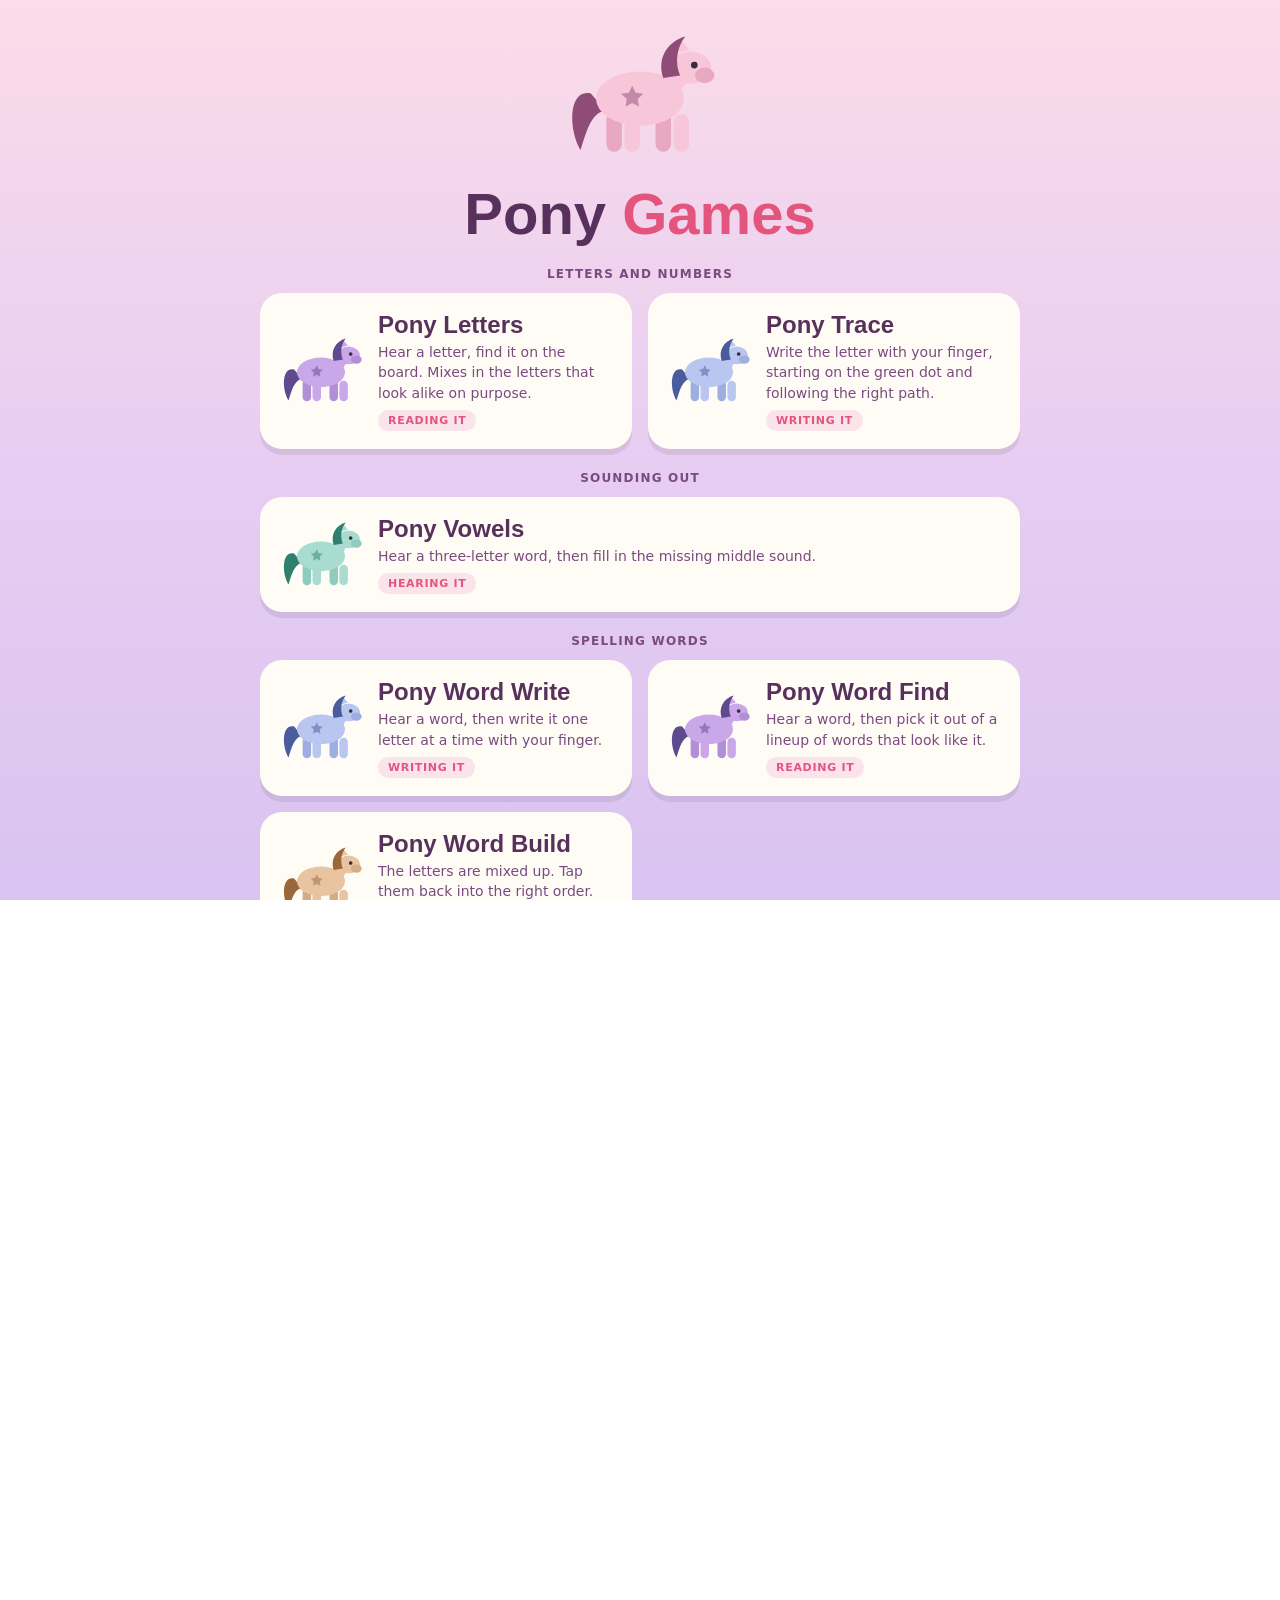
<file: index.html>
<!DOCTYPE html>
<html lang="en">
<head>
<meta charset="utf-8">
<meta name="viewport" content="width=device-width, initial-scale=1, maximum-scale=1, user-scalable=no, viewport-fit=cover">
<meta name="apple-mobile-web-app-capable" content="yes">
<meta name="mobile-web-app-capable" content="yes">
<meta name="apple-mobile-web-app-status-bar-style" content="default">
<meta name="apple-mobile-web-app-title" content="Ponies">
<meta name="theme-color" content="#F7D5E4">
<title data-word="games">Pony Games</title>
<link rel="stylesheet" href="shared.css">
<style>
  body{overflow-y:auto}
  .hub{
    position:static;display:flex;flex-direction:column;align-items:center;
    gap:22px;min-height:100%;justify-content:center;padding:34px 18px 44px;
  }
  #hero{width:min(150px,34vw)}
  .hubtitle{font-family:var(--glyph);font-size:clamp(32px,7vw,58px);color:var(--plum-deep);font-weight:700;text-align:center;line-height:1.05}
  .hubtitle em{font-style:normal;color:var(--rule-base)}

  .cards{
    display:grid;gap:16px;width:100%;max-width:760px;
    grid-template-columns:repeat(auto-fit,minmax(260px,1fr));
  }
  .gamecard{
    display:flex;align-items:center;gap:16px;text-decoration:none;
    background:var(--paper);border-radius:22px;padding:18px 20px;
    box-shadow:0 6px 0 #00000014;transition:transform .12s ease;
  }
  .gamecard:active{transform:translateY(4px);box-shadow:0 2px 0 #00000014}
  .gamecard .art{width:82px;flex:0 0 auto}
  .gamecard .art svg{width:100%;height:auto;display:block}
  .gamecard h2{font-family:var(--glyph);font-size:24px;color:var(--plum-deep);margin-bottom:3px}
  .gamecard p{font-size:14px;color:var(--plum);line-height:1.45}
  .gamecard .tag{
    display:inline-block;margin-top:7px;font-size:11px;font-weight:800;letter-spacing:.7px;
    text-transform:uppercase;color:var(--rule-base);background:var(--tag-bg);
    padding:4px 10px;border-radius:999px;
  }

  .soon{opacity:.5}
  .soon .tag{color:var(--plum);background:var(--tag-soon)}

  /* Each section needs a name. Without one the cards read as one
     long list and the spelling games look like more letter games. */
  .section{display:flex;flex-direction:column;align-items:center;gap:12px;width:100%}
  .sectionhead{
    font-family:var(--ui);font-size:12px;font-weight:800;color:var(--plum);
    letter-spacing:1.2px;text-transform:uppercase;
  }

  .footnote{font-size:13px;color:var(--plum);text-align:center;max-width:44ch;line-height:1.55}
</style>
</head>
<body>
<main class="hub">
  <div id="hero" data-critter="0"></div>
  <h1 class="hubtitle"><span data-word="name">Pony</span> <em>Games</em></h1>

  <div class="section">
    <div class="sectionhead">Letters and numbers</div>
    <div class="cards">
      <a class="gamecard" href="letters.html">
        <div class="art" data-critter="1"></div>
        <div>
          <h2><span data-word="name">Pony</span> Letters</h2>
          <p>Hear a letter, find it on the board. Mixes in the letters that look alike on purpose.</p>
          <span class="tag">Reading it</span>
        </div>
      </a>

      <a class="gamecard" href="trace.html">
        <div class="art" data-critter="4"></div>
        <div>
          <h2><span data-word="name">Pony</span> Trace</h2>
          <p>Write the letter with your finger, starting on the green dot and following the right path.</p>
          <span class="tag">Writing it</span>
        </div>
      </a>
    </div>
  </div>

  <div class="section">
    <div class="sectionhead">Sounding out</div>
    <div class="cards">
      <a class="gamecard" href="vowels.html">
        <div class="art" data-critter="2"></div>
        <div>
          <h2><span data-word="name">Pony</span> Vowels</h2>
          <p>Hear a three-letter word, then fill in the missing middle sound.</p>
          <span class="tag">Hearing it</span>
        </div>
      </a>
    </div>
  </div>

  <div class="section">
    <div class="sectionhead">Spelling words</div>
    <div class="cards">
      <a class="gamecard" href="spell-write.html">
        <div class="art" data-critter="4"></div>
        <div>
          <h2><span data-word="name">Pony</span> Word Write</h2>
          <p>Hear a word, then write it one letter at a time with your finger.</p>
          <span class="tag">Writing it</span>
        </div>
      </a>

      <a class="gamecard" href="spell-find.html">
        <div class="art" data-critter="1"></div>
        <div>
          <h2><span data-word="name">Pony</span> Word Find</h2>
          <p>Hear a word, then pick it out of a lineup of words that look like it.</p>
          <span class="tag">Reading it</span>
        </div>
      </a>

      <a class="gamecard" href="spell-build.html">
        <div class="art" data-critter="7"></div>
        <div>
          <h2><span data-word="name">Pony</span> Word Build</h2>
          <p>The letters are mixed up. Tap them back into the right order.</p>
          <span class="tag">Spelling it</span>
        </div>
      </a>
    </div>
  </div>

  <div class="setting">
    <label>Skin</label>
    <div id="skin"></div>
  </div>

  <div class="setting" style="width:100%;max-width:520px">
    <label>Letters she's working on</label>
    <div id="picker"></div>
  </div>

  <div class="setting" style="width:100%;max-width:520px">
    <label>This week's words</label>
    <div id="words"></div>
  </div>

  <p class="footnote">
    Tip: for a much clearer voice, open Settings &rarr; Accessibility &rarr;
    Spoken Content &rarr; Voices &rarr; English and download an Enhanced or
    Premium voice. It shows up in each game's voice picker.
  </p>
</main>

<script src="shared.js"></script>
<script>
  // The art and the wording are painted by PG.applySkin, off the
  // data-critter and data-word attributes above, so switching skin
  // redraws the hub without reloading it.
  PG.mountSkinSwitch(document.getElementById("skin"));
  PG.mountPicker(document.getElementById("picker"));
  PG.mountWordPicker(document.getElementById("words"));
</script>
</body>
</html>
</file>
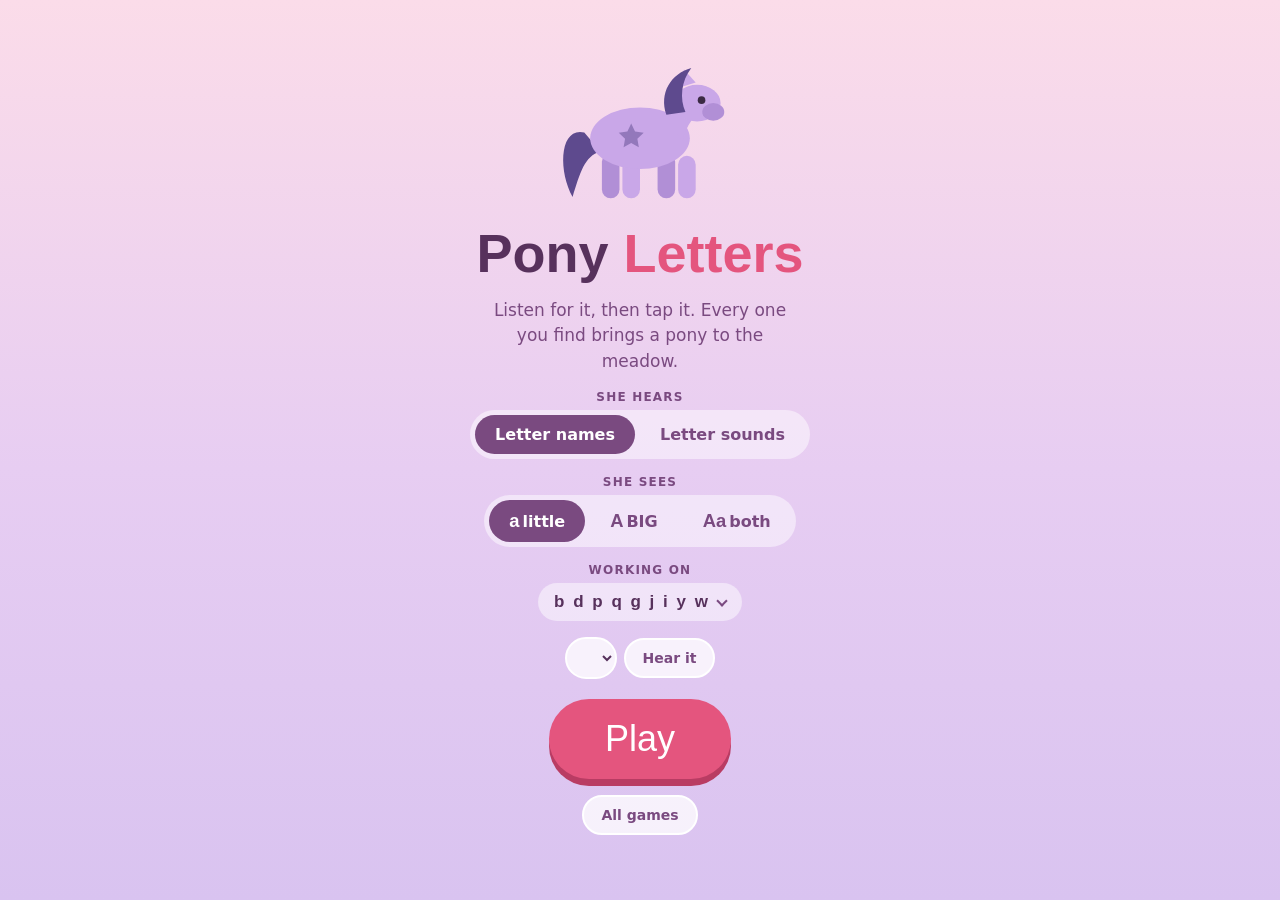
<file: letters.html>
<!DOCTYPE html>
<html lang="en">
<head>
<meta charset="utf-8">
<meta name="viewport" content="width=device-width, initial-scale=1, maximum-scale=1, user-scalable=no, viewport-fit=cover">
<meta name="apple-mobile-web-app-capable" content="yes">
<meta name="mobile-web-app-capable" content="yes">
<meta name="apple-mobile-web-app-status-bar-style" content="default">
<meta name="apple-mobile-web-app-title" content="Letters">
<meta name="theme-color" content="#F7D5E4">
<title data-word="letters">Pony Letters</title>
<link rel="stylesheet" href="shared.css">
<style>
  #title{align-items:center;justify-content:center;gap:16px;text-align:center;overflow-y:auto}
  #hero{width:min(170px,40vw)}

  .play{flex:1 1 auto;display:flex;gap:14px;min-height:0}
  @media (max-aspect-ratio:1/1){.play{flex-direction:column}}
  #grid{flex:1 1 auto;display:grid;gap:13px;min-height:0;grid-template-columns:repeat(var(--cols),1fr)}

  .tile{position:relative;border:none;padding:0;background:transparent;cursor:pointer;min-height:0;transition:transform .12s ease}
  .tile svg{width:100%;height:100%;display:block}
  .tile:active{transform:scale(.95)}

  .tile.right .card{fill:var(--yes)}
  .tile.right{animation:pop .42s ease}
  .tile.wrong .card{fill:var(--no)}
  .tile.wrong{animation:shake .4s ease}

  #shelf{flex:0 0 auto;display:flex;gap:9px;align-items:center;justify-content:center}
  @media (min-aspect-ratio:1/1){#shelf{flex-direction:column;width:clamp(92px,12vw,144px)}}
  @media (max-aspect-ratio:1/1){#shelf{height:clamp(84px,12vh,124px)}}
  #shelf:empty{display:none}
</style>
</head>
<body>

<!-- ================= TITLE ================= -->
<section class="screen on" id="title">
  <div id="hero"></div>
  <h1 class="title"><span data-word="name">Pony</span> <em>Letters</em></h1>
  <p class="sub">Listen for it, then tap it. Every one you find brings a
     <span data-word="one">pony</span> to the <span data-word="place">meadow</span>.</p>

  <div class="setting">
    <label>She hears</label>
    <div class="pillset" role="group">
      <button id="mName" aria-pressed="true">Letter names</button>
      <button id="mSound" aria-pressed="false">Letter sounds</button>
    </div>
  </div>

  <div class="setting">
    <label>She sees</label>
    <div class="pillset" role="group">
      <button id="cLower" aria-pressed="true"><span class="g">a</span>little</button>
      <button id="cUpper" aria-pressed="false"><span class="g">A</span>BIG</button>
      <button id="cBoth"  aria-pressed="false"><span class="g">Aa</span>both</button>
    </div>
  </div>

  <div class="setting" style="width:100%;max-width:520px">
    <label>Working on</label>
    <div id="picker"></div>
  </div>

  <div class="voicerow">
    <select class="voices"></select>
    <button class="tinybtn" id="tryVoice">Hear it</button>
  </div>

  <button class="bigbtn" id="start">Play</button>
  <a class="tinybtn" href="index.html" style="text-decoration:none">All games</a>
</section>

<!-- ================= GAME ================= -->
<section class="screen" id="game">
  <div class="meadow" id="meadow"></div>
  <div class="gamebar">
    <div class="spacer"></div>
    <button class="speaker" id="say">
      <svg viewBox="0 0 24 24" fill="none" stroke="currentColor" stroke-width="2" stroke-linecap="round" stroke-linejoin="round">
        <path d="M4 9v6h4l5 4V5L8 9H4z" fill="currentColor"/>
        <path d="M17 8.5a5 5 0 010 7M20 6a9 9 0 010 12"/>
      </svg>
      <span>Hear it again</span>
    </button>
    <div class="spacer"></div>
    <button class="iconbtn" id="quit" aria-label="Back to start">
      <svg viewBox="0 0 24 24" fill="none" stroke="currentColor" stroke-width="2.4" stroke-linecap="round"><path d="M6 6l12 12M18 6L6 18"/></svg>
    </button>
  </div>
  <div class="play">
    <div id="grid"></div>
    <div id="shelf"></div>
  </div>
</section>

<!-- ================= DONE ================= -->
<section class="screen donewrap" id="done">
  <h2 id="doneTitle"></h2>
  <div class="bigmeadow" id="doneMeadow"></div>
  <p class="note" id="doneNote"></p>
  <div class="chiprow" id="missed"></div>
  <button class="bigbtn" id="again">Play again</button>
  <a class="tinybtn" href="index.html" style="text-decoration:none">All games</a>
</section>

<script src="shared.js"></script>
<script>
"use strict";

const ROUNDS = 12;

const $ = s => document.querySelector(s);
const gridEl = $("#grid"), shelfEl = $("#shelf"), meadowEl = $("#meadow");

let mode = "name";        // name | sound
let caseMode = "lower";   // lower | upper | both
// What the prompt actually used this round. Not the same as mode:
// a numeral has no initial sound, so a sounds round falls back to
// naming rather than asking for something that cannot be said.
let roundSound = false;
let round = 0, target = null, locked = false, firstTry = true;
let earned = 0, cleanRounds = 0, missed = [];

/* ---------- what the voice says ---------- */
const ask    = g => "Find " + (roundSound ? PG.starts(g) : PG.named(g)) + ".";
const praise = g => roundSound
  ? "Yes! " + PG.NAMES[PG.base(g)] + " is for " + PG.KEYWORD[PG.base(g)] + "."
  : "Yes! " + PG.named(g) + ".";
// A sounds round can still be answered with a numeral, which has
// no keyword to name it by, so the correction falls back to naming
// the thing she actually tapped.
const correct = (picked, want) => {
  const pk = roundSound && PG.KEYWORD[PG.base(picked)];
  const said = pk ? "That one starts " + pk + "." : "That one is " + PG.named(picked) + ".";
  return said + " Now find " + (roundSound ? PG.starts(want) : PG.named(want)) + ".";
};

/* ---------- rounds ---------- */
const tileCount = () => round <= 4 ? 4 : round <= 8 ? 6 : 9;

function buildRound(){
  round++; locked = false; firstTry = true;
  shelfEl.innerHTML = "";

  const n = tileCount();
  const pool = PG.focus();

  // Sounds mode has nothing to ask for a numeral. If she is
  // practising only numbers there is no sounds round to build, so
  // this round is asked by name instead of asking for a sound that
  // does not exist.
  const sayable = pool.filter(PG.hasSound);
  roundSound = mode === "sound" && sayable.length > 0;
  const from  = roundSound ? sayable : pool;

  const tLetter = from[(Math.random()*from.length)|0];
  const digit   = PG.isDigit(tLetter);
  const big     = !digit && (caseMode === "upper" || (caseMode === "both" && Math.random() < 0.5));
  target = PG.cased(tLetter, big);

  const set = [target];

  // In "both" + names, the target's other case is the sharpest
  // distractor there is -- she has to hear "big" vs "little" to
  // pick. In sounds mode it would be a second right answer, and a
  // numeral has no other case to offer.
  if(!digit && caseMode === "both" && !roundSound) set.push(PG.cased(tLetter, !big));

  // Distractors go on in order of how much they teach: the glyphs
  // she actually confuses this one with, then the rest of her focus
  // set, then the rest of the same kind, then anything. The later
  // tiers matter because the board grows to nine and a focus set may
  // be far smaller than that -- a board that cannot fill is a board
  // she can finish by elimination.
  const table = digit ? PG.CONFUSE_LOWER : (big ? PG.CONFUSE_UPPER : PG.CONFUSE_LOWER);
  const push = c => {
    if(set.length >= n) return;
    const cBig = PG.isDigit(c) ? false
               : caseMode === "both" ? Math.random() < 0.5 : big;
    const g = PG.cased(c, cBig);
    if(!set.includes(g) && PG.base(g) !== tLetter) set.push(g);
  };
  PG.shuffle((table[tLetter] || []).slice()).forEach(push);
  PG.shuffle(pool.slice()).forEach(push);
  PG.shuffle((digit ? PG.DIGITS : PG.ALL_LETTERS).slice()).forEach(push);
  PG.shuffle(PG.ALL_GLYPHS.slice()).forEach(push);
  PG.shuffle(set);

  gridEl.style.setProperty("--cols", set.length <= 4 ? 2 : 3);
  gridEl.innerHTML = set.map(g => `<button class="tile" data-g="${g}">${PG.tileSVG(g)}</button>`).join("");

  PG.speak(ask(target));
}

/* ---------- answering ---------- */
gridEl.addEventListener("click", e => {
  const tile = e.target.closest(".tile");
  if(!tile || locked) return;
  const picked = tile.dataset.g;

  // Sounds mode ignores case -- B and b say the same thing.
  const right = roundSound ? PG.base(picked) === PG.base(target) : picked === target;

  if(right){
    locked = true;
    tile.classList.add("right");
    earned++; if(firstTry) cleanRounds++;
    PG.fillMeadow(meadowEl, ROUNDS, earned);
    PG.ding();
    PG.speak(praise(picked), () => setTimeout(() => round >= ROUNDS ? finish() : buildRound(), 220));
  } else {
    firstTry = false;
    tile.classList.add("wrong");
    tile.setAttribute("disabled","");
    PG.buzz();
    if(!missed.some(m => m.picked === picked && m.want === target))
      missed.push({picked, want:target});
    shelfEl.insertAdjacentHTML("beforeend",
      `<div class="chip">${PG.tileSVG(picked)}<b>${PG.NAMES[PG.base(picked)]}</b></div>`);
    PG.speak(correct(picked, target));
  }
});

$("#say").addEventListener("click", () => { if(target) PG.speak(ask(target)); });

/* ---------- finish ---------- */
function finish(){
  PG.fillMeadow($("#doneMeadow"), ROUNDS, ROUNDS);
  const perfect = cleanRounds === ROUNDS;
  const S = PG.skin();
  $("#doneTitle").textContent = perfect ? "Every one, first try!" : "The " + S.place + " is full!";
  $("#doneNote").textContent = perfect
    ? ROUNDS + " " + S.many + ", no wobbles."
    : cleanRounds + " of " + ROUNDS + " on the first try. Still worth practicing:";
  $("#missed").innerHTML = perfect ? "" :
    [...new Set(missed.map(m => m.want))].slice(0,6)
      .map(g => `<div class="chip">${PG.tileSVG(g)}<b>${PG.NAMES[PG.base(g)]}</b></div>`).join("");
  PG.showScreen("done");
  PG.cheer();
  PG.speak(perfect ? "Wow! You found every one on the first try."
                   : "The " + S.place + " is full. Great job.");
}

function newGame(){
  round = 0; earned = 0; cleanRounds = 0; missed = [];
  PG.fillMeadow(meadowEl, ROUNDS, 0);
  PG.showScreen("game");
  buildRound();
}

/* ---------- settings ---------- */
function setMode(m){
  mode = m;
  $("#mName").setAttribute("aria-pressed", String(m === "name"));
  $("#mSound").setAttribute("aria-pressed", String(m === "sound"));
  PG.store.set("mode", m);
}
function setCase(c){
  caseMode = c;
  $("#cLower").setAttribute("aria-pressed", String(c === "lower"));
  $("#cUpper").setAttribute("aria-pressed", String(c === "upper"));
  $("#cBoth").setAttribute("aria-pressed",  String(c === "both"));
  PG.store.set("case", c);
}
$("#mName").addEventListener("click", () => setMode("name"));
$("#mSound").addEventListener("click", () => setMode("sound"));
$("#cLower").addEventListener("click", () => setCase("lower"));
$("#cUpper").addEventListener("click", () => setCase("upper"));
$("#cBoth").addEventListener("click",  () => setCase("both"));
setMode(PG.store.get("mode") || "name");
setCase(PG.store.get("case") || "lower");

// The sample uses whatever she is actually practising, so the voice
// test is a real preview rather than a fixed line about letters she
// may have turned off.
const sample = () => {
  const on = PG.focus(), sayable = on.filter(PG.hasSound);
  const g = (mode === "sound" && sayable.length ? sayable : on)[0];
  return "Find " + (mode === "sound" && PG.hasSound(g) ? PG.starts(g) : PG.named(g)) + ".";
};
PG.setTalkIndicator($("#say"));
PG.wireVoicePicker(() => PG.speak(sample()));
$("#tryVoice").addEventListener("click", () => { PG.unlockAudio(); PG.speak(sample()); });

$("#start").addEventListener("click", () => { PG.unlockAudio(); PG.speak("Let's find some letters!", newGame); });
$("#again").addEventListener("click", newGame);
$("#quit").addEventListener("click", () => { speechSynthesis.cancel(); PG.showScreen("title"); });

PG.mountPicker($("#picker"), {collapsible:true});

$("#hero").innerHTML = PG.critterSVG(1);
PG.fillMeadow(meadowEl, ROUNDS, 0);
PG.noDoubleTapZoom();
</script>
</body>
</html>
</file>
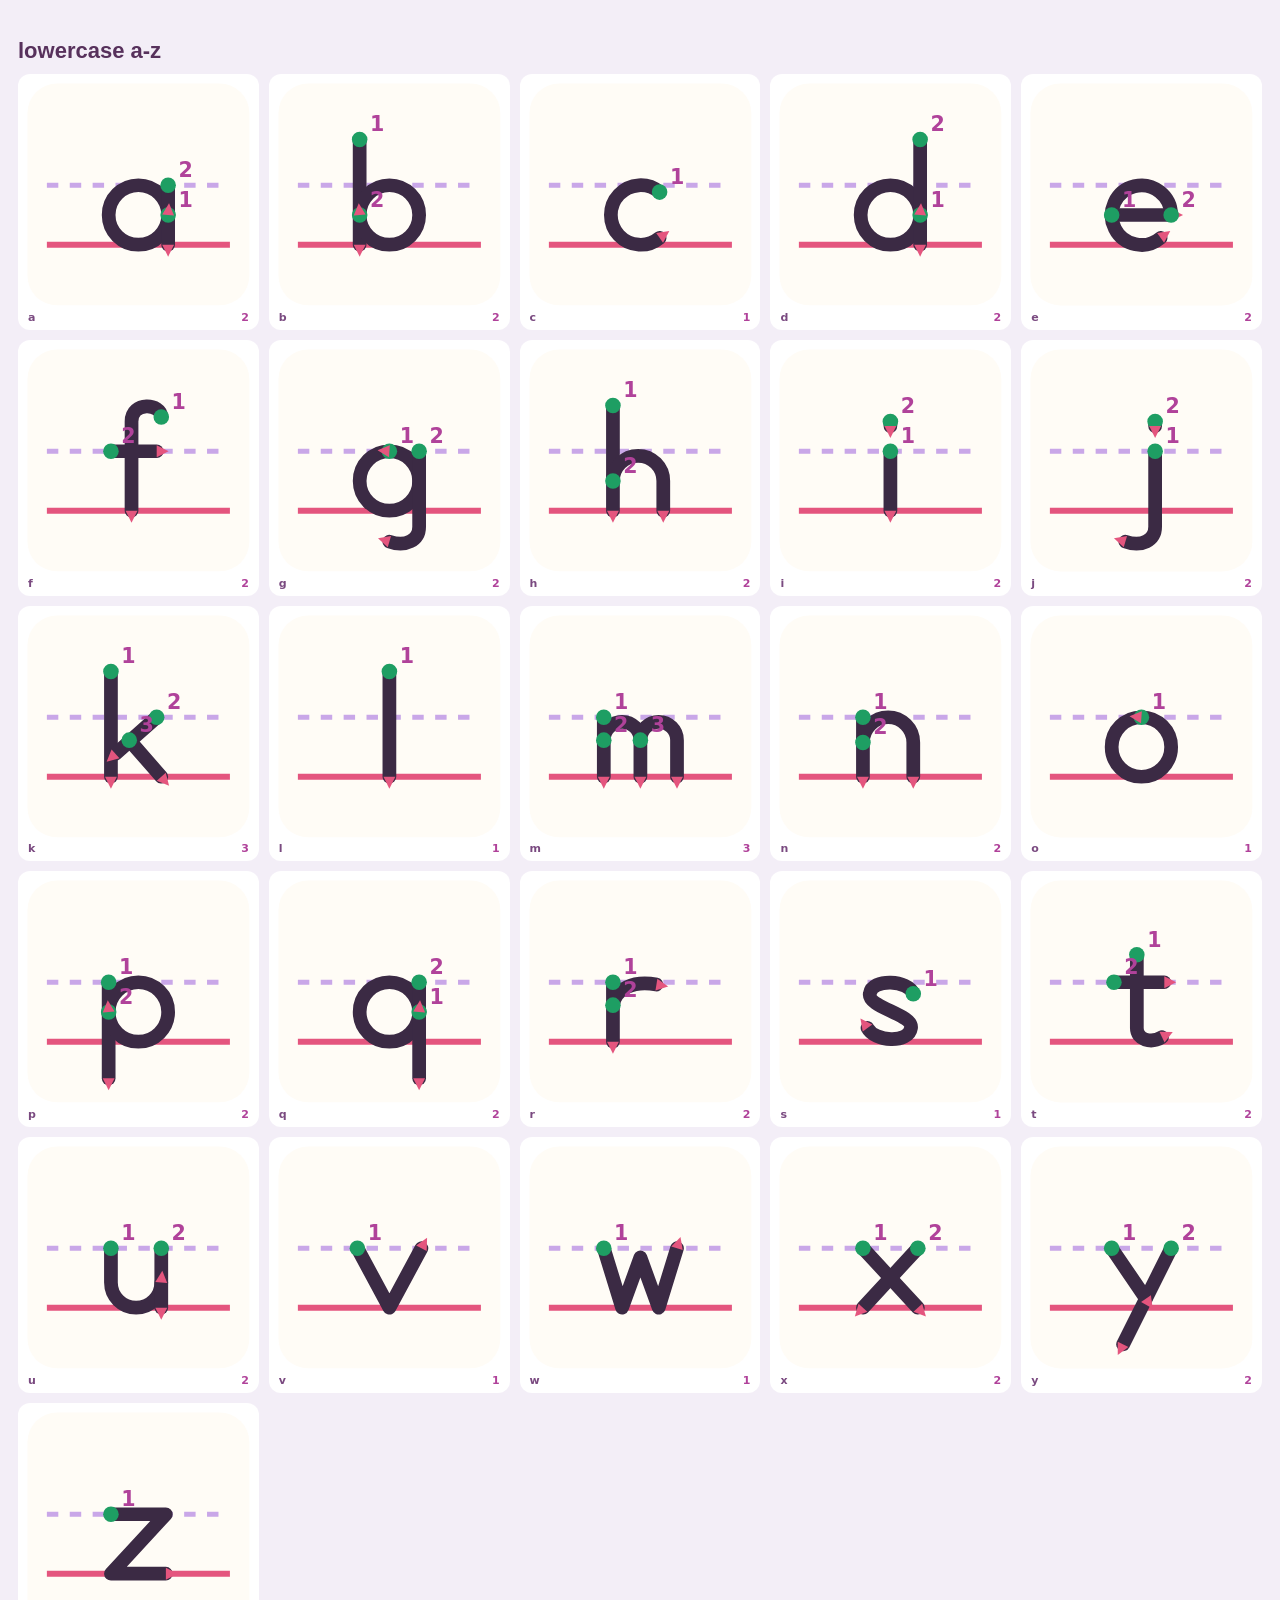
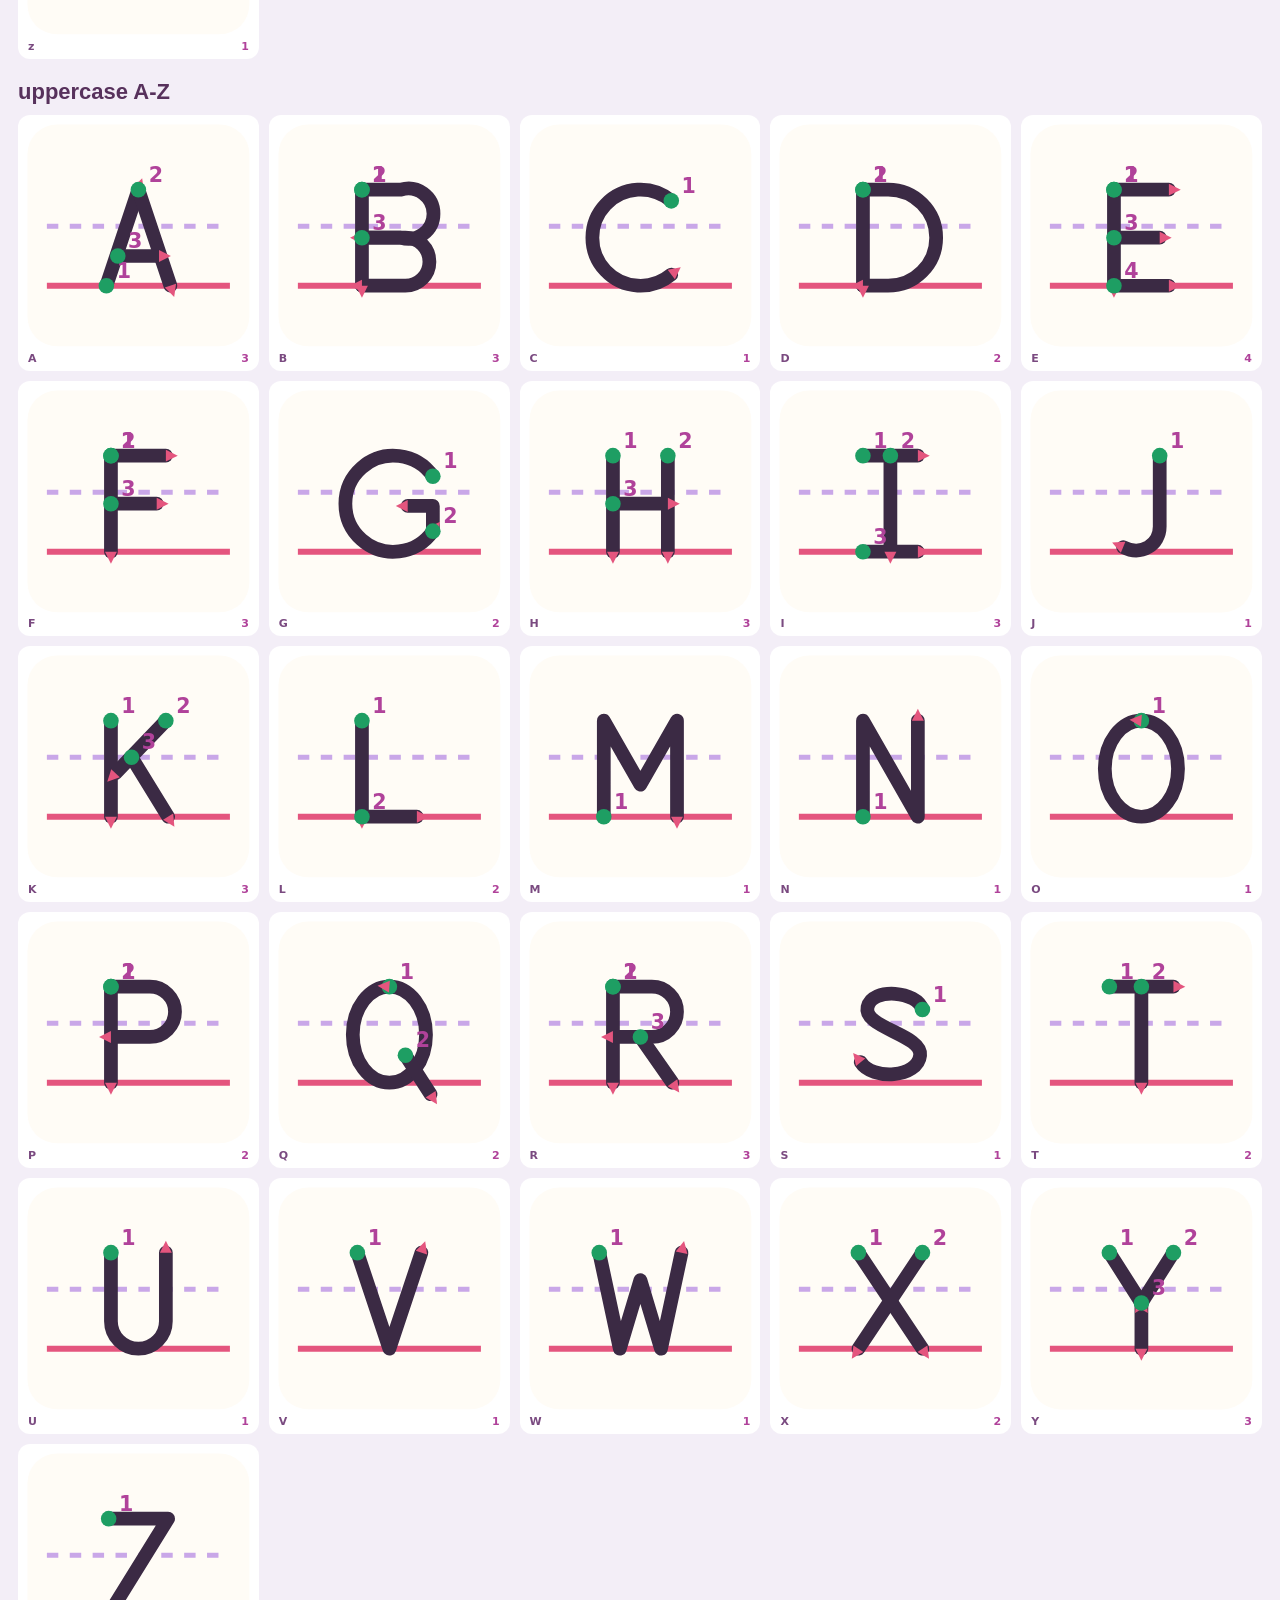
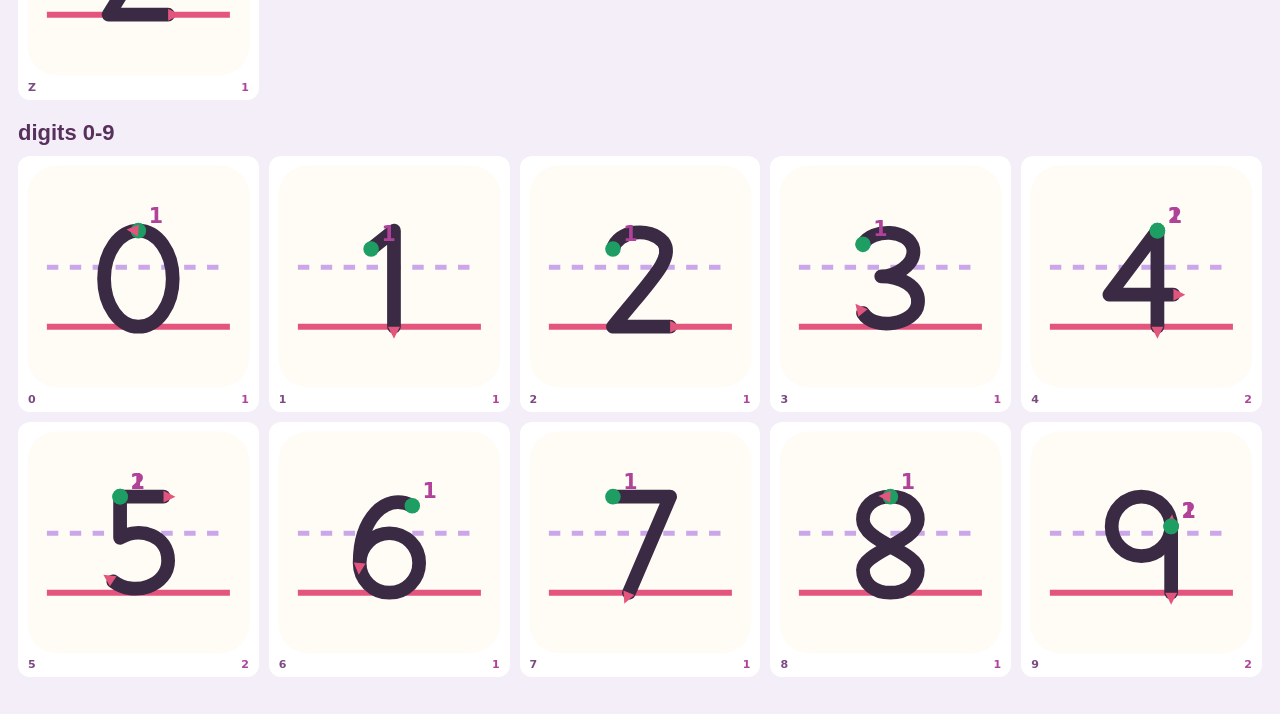
<file: proof.html>
<!DOCTYPE html>
<html lang="en">
<head>
<meta charset="utf-8">
<meta name="viewport" content="width=device-width, initial-scale=1">
<title>Glyph proof sheet</title>
<link rel="stylesheet" href="shared.css">
<style>
  html,body{height:auto;overflow:auto}
  body{background:#F3EEF7;padding:18px;font-family:var(--ui)}
  h2{font-family:var(--glyph);color:var(--plum-deep);margin:20px 0 10px;font-size:22px}
  .sheet{display:grid;grid-template-columns:repeat(auto-fill,minmax(210px,1fr));gap:10px}
  .cell{background:#fff;border-radius:12px;padding:6px}
  .cell svg{width:100%;height:auto;display:block}
  .cap{display:flex;justify-content:space-between;font-size:11px;font-weight:800;
       color:var(--plum);padding:2px 4px 0}
  .cap .n{color:#B0429A}
  .bad{outline:3px solid #E4557E}
  .startdot{fill:#1E9E63}
  .endarrow{fill:#E4557E}
  .idx{font:700 9px var(--ui);fill:#B0429A}
</style>
</head>
<body>
<div id="out"></div>

<script src="shared.js"></script>
<script>
"use strict";
// Renders every glyph in STROKES with a green dot where each stroke
// STARTS, a pink arrowhead where it ENDS, and the stroke index, so
// stroke order and direction can be checked by eye rather than by
// trusting the path data. Not shipped -- a bench tool.

const svgNS = "http://www.w3.org/2000/svg";
const scratch = document.createElementNS(svgNS, "svg");
scratch.setAttribute("width", 0); scratch.setAttribute("height", 0);
document.body.appendChild(scratch);

function endpoints(d){
  const p = document.createElementNS(svgNS, "path");
  p.setAttribute("d", d);
  scratch.appendChild(p);
  const len = p.getTotalLength();
  const a = p.getPointAtLength(0);
  const b = p.getPointAtLength(len);
  const back = p.getPointAtLength(Math.max(0, len - 2));
  scratch.removeChild(p);
  return {len, a:{x:a.x,y:a.y}, b:{x:b.x,y:b.y}, back:{x:back.x,y:back.y}};
}

function cell(g){
  const strokes = PG.STROKES[g] || [];
  let marks = "", bad = !strokes.length;
  strokes.forEach((d, i) => {
    const e = endpoints(d);
    if(!isFinite(e.len) || e.len === 0) bad = true;
    const ang = Math.atan2(e.b.y - e.back.y, e.b.x - e.back.x) * 180 / Math.PI;
    marks += `<circle class="startdot" cx="${e.a.x}" cy="${e.a.y}" r="3.4"/>
      <text class="idx" x="${e.a.x + 4.5}" y="${e.a.y - 3.5}">${i + 1}</text>
      <path class="endarrow" d="M0 -2.6 L5.2 0 L0 2.6 Z"
            transform="translate(${e.b.x} ${e.b.y}) rotate(${ang})"/>`;
  });
  return `<div class="cell ${bad ? "bad" : ""}">
    <svg viewBox="0 0 100 100">
      <rect class="card" x="1.5" y="1.5" width="97" height="97" rx="13"/>
      ${PG.ruling()}
      ${strokes.map(d => `<path class="drawn" d="${d}"/>`).join("")}
      ${marks}
    </svg>
    <div class="cap"><span>${g === " " ? "sp" : g}</span><span class="n">${strokes.length}</span></div>
  </div>`;
}

const lower  = PG.ALL_LETTERS;
const upper  = PG.ALL_LETTERS.map(c => c.toUpperCase());
const digits = PG.DIGITS;

document.getElementById("out").innerHTML = [
  ["lowercase a-z", lower],
  ["uppercase A-Z", upper],
  ["digits 0-9",    digits]
].map(([t, list]) =>
  `<h2>${t}</h2><div class="sheet">${list.map(cell).join("")}</div>`
).join("");

// Anything missing strokes, or measuring zero length, is the exact
// failure that used to hand the tracing game a free win.
const missing = [].concat(lower, upper, digits).filter(g => !PG.traceable(g));
console.log("[proof] glyphs total:", lower.length + upper.length + digits.length);
console.log("[proof] missing strokes:", missing.length ? missing.join(" ") : "none");
</script>
</body>
</html>
</file>
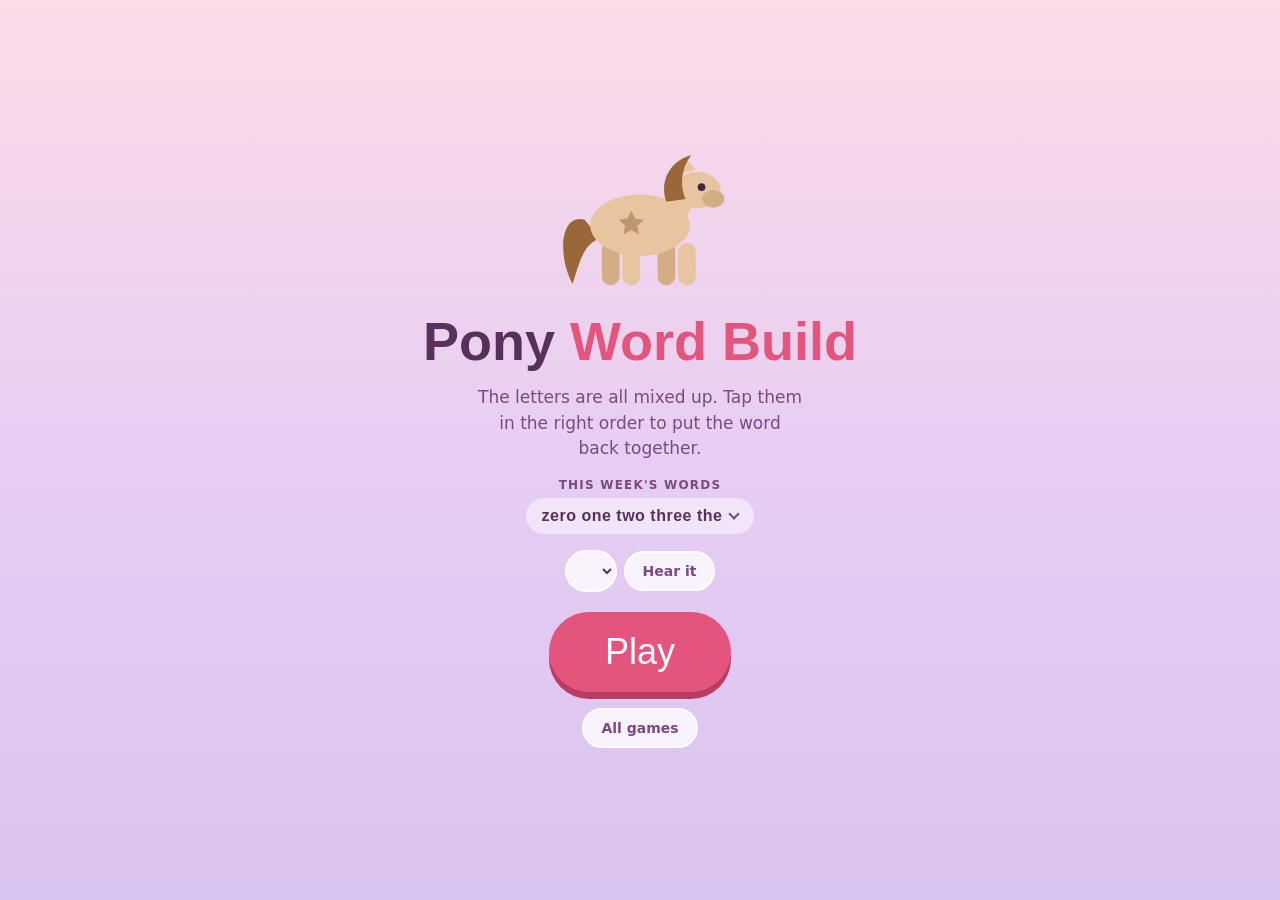
<file: spell-build.html>
<!DOCTYPE html>
<html lang="en">
<head>
<meta charset="utf-8">
<meta name="viewport" content="width=device-width, initial-scale=1, maximum-scale=1, user-scalable=no, viewport-fit=cover">
<meta name="apple-mobile-web-app-capable" content="yes">
<meta name="mobile-web-app-capable" content="yes">
<meta name="apple-mobile-web-app-status-bar-style" content="default">
<meta name="apple-mobile-web-app-title" content="Word Build">
<meta name="theme-color" content="#F7D5E4">
<title data-word="build">Pony Word Build</title>
<link rel="stylesheet" href="shared.css">
<style>
  #title{align-items:center;justify-content:center;gap:16px;text-align:center;overflow-y:auto}
  #hero{width:min(170px,40vw)}

  .play{flex:1 1 auto;display:flex;flex-direction:column;gap:clamp(14px,4vh,34px);
        align-items:center;justify-content:center;min-height:0}
  #slots{width:100%;max-width:min(820px,94vw)}
  #slots svg{width:100%;height:auto;display:block}
  #slots.wrong{animation:shake .4s ease}

  #peek{opacity:.75}
</style>
</head>
<body>

<!-- ================= TITLE ================= -->
<section class="screen on" id="title">
  <div id="hero"></div>
  <h1 class="title"><span data-word="name">Pony</span> <em>Word Build</em></h1>
  <p class="sub">The letters are all mixed up. Tap them in the right order to
     put the word back together.</p>

  <div class="setting" style="width:100%;max-width:520px">
    <label>This week's words</label>
    <div id="picker"></div>
  </div>

  <div class="voicerow">
    <select class="voices"></select>
    <button class="tinybtn" id="tryVoice">Hear it</button>
  </div>

  <button class="bigbtn" id="start">Play</button>
  <a class="tinybtn" href="index.html" style="text-decoration:none">All games</a>
</section>

<!-- ================= GAME ================= -->
<section class="screen" id="game">
  <div class="meadow" id="meadow"></div>

  <div class="gamebar">
    <button class="tinybtn" id="peek">Show me</button>
    <div class="spacer"></div>
    <button class="speaker" id="say">
      <svg viewBox="0 0 24 24" fill="none" stroke="currentColor" stroke-width="2" stroke-linecap="round" stroke-linejoin="round">
        <path d="M4 9v6h4l5 4V5L8 9H4z" fill="currentColor"/>
        <path d="M17 8.5a5 5 0 010 7M20 6a9 9 0 010 12"/>
      </svg>
      <span id="sayText">the</span>
    </button>
    <div class="spacer"></div>
    <button class="iconbtn" id="quit" aria-label="Back to start">
      <svg viewBox="0 0 24 24" fill="none" stroke="currentColor" stroke-width="2.4" stroke-linecap="round"><path d="M6 6l12 12M18 6L6 18"/></svg>
    </button>
  </div>

  <div class="play">
    <div id="slots"></div>
    <div class="bank" id="bank"></div>
  </div>
</section>

<!-- ================= DONE ================= -->
<section class="screen donewrap" id="done">
  <h2 id="doneTitle"></h2>
  <div class="bigmeadow" id="doneMeadow"></div>
  <p class="note" id="doneNote"></p>
  <button class="bigbtn" id="again">Play again</button>
  <a class="tinybtn" href="index.html" style="text-decoration:none">All games</a>
</section>

<script src="shared.js"></script>
<script>
"use strict";

const WORDS_PER_GAME = 5;

const $ = s => document.querySelector(s);
const slotsEl = $("#slots"), bankEl = $("#bank"), meadowEl = $("#meadow");

let queue = [], done = 0, word = "", placed = 0;
let tiles = [], cleanWords = 0, firstTry = true, peeking = false;

/* ---------- drawing ---------- */
// The word being built, with the letters she has placed showing
// and the box she is on outlined. Peeking fills the whole word in
// for a moment, so she can check herself without being handed it.
function drawSlots(){
  slotsEl.innerHTML = PG.wordSVG(word, {
    slots: true,
    mask: i => !peeking && i >= placed,
    slotClass: i => (peeking || i < placed) ? "filled" : i === placed ? "next" : ""
  });
}

// The bank holds exactly the word's letters, shuffled -- no spare
// letters. Rearranging what is there is a different, easier task
// than choosing from a crowd, and it is the one she was set.
function drawBank(){
  bankEl.innerHTML = tiles.map((t,i) =>
    `<button data-i="${i}" class="${t.used ? "used" : ""}">${PG.tileSVG(t.letter)}</button>`).join("");
}

/* ---------- answering ---------- */
// Checked one letter at a time rather than all at the end. A
// five-year-old who has put four letters down and is told the
// whole thing is wrong has no idea which one to move; told at the
// moment she taps, she does.
bankEl.addEventListener("click", e => {
  const b = e.target.closest("button");
  if(!b || peeking) return;
  const t = tiles[+b.dataset.i];
  if(!t || t.used) return;

  if(t.letter === word[placed]){
    t.used = true;
    placed++;
    drawBank();
    drawSlots();
    if(placed < word.length){
      PG.blip();
    } else {
      PG.ding();
      done++;
      if(firstTry) cleanWords++;
      PG.fillMeadow(meadowEl, WORDS_PER_GAME, done);
      PG.speak("You spelled " + word + "!",
        () => setTimeout(() => done >= WORDS_PER_GAME ? finish() : nextWord(), 300));
    }
  } else {
    firstTry = false;
    PG.buzz();
    b.classList.add("wrong");
    setTimeout(() => b.classList.remove("wrong"), 420);
    // The next letter is named, not shown. Hearing "next is ee"
    // while looking at the bank is the step she is practising.
    PG.speak("Not yet. Next is " + PG.NAMES[word[placed]] + ".");
  }
});

/* ---------- show me ---------- */
// The whole word, for a second and a half, then back to where she
// was. Long enough to read, short enough that copying it letter by
// letter is more work than remembering it.
$("#peek").addEventListener("click", () => {
  if(peeking || !word) return;
  firstTry = false;
  peeking = true;
  drawSlots();
  PG.speak(word + ". " + spellOut(word) + ".");
  setTimeout(() => { peeking = false; drawSlots(); }, 1500);
});

/* ---------- rounds ---------- */
// Spelled out with commas so the voice pauses between letters
// instead of running them together into a nonsense word.
const spellOut = w => w.split("").map(c => PG.NAMES[c] || c).join(", ");

function nextWord(){
  word = queue[done];
  placed = 0;
  firstTry = true;
  peeking = false;
  $("#sayText").textContent = word;

  // Shuffled until it is actually shuffled. A word handed back in
  // its own order is not a puzzle, and with three letters that
  // happens about one time in six.
  const letters = word.split("");
  let order;
  for(let i = 0; i < 20; i++){
    order = PG.shuffle(letters.slice());
    if(word.length < 2 || order.join("") !== word) break;
  }
  tiles = order.map(letter => ({letter, used:false}));

  drawSlots();
  drawBank();
  PG.speak("Build the word " + word + ". " + spellOut(word) + ".");
}

// Every word in her list gets a turn before any word repeats, so a
// three-word list is still five rounds and still even-handed.
function buildQueue(){
  const pool = PG.words();
  const out = [];
  while(out.length < WORDS_PER_GAME && pool.length)
    out.push(...PG.shuffle(pool.slice()).slice(0, WORDS_PER_GAME - out.length));
  return out;
}

function newGame(){
  queue = buildQueue();
  if(!queue.length){
    PG.showScreen("title");
    PG.speak("Add a word to build first.");
    return;
  }
  done = 0; cleanWords = 0;
  PG.fillMeadow(meadowEl, WORDS_PER_GAME, 0);
  PG.showScreen("game");
  nextWord();
}

function finish(){
  PG.fillMeadow($("#doneMeadow"), WORDS_PER_GAME, WORDS_PER_GAME);
  const perfect = cleanWords === WORDS_PER_GAME;
  const S = PG.skin();
  $("#doneTitle").textContent = perfect ? "Every one, first try!" : "The " + S.place + " is full!";
  $("#doneNote").textContent = perfect
    ? WORDS_PER_GAME + " words built, no wobbles."
    : cleanWords + " of " + WORDS_PER_GAME + " built on the first try.";
  PG.showScreen("done");
  PG.cheer();
  PG.speak(perfect ? "Wow! You built every word on the first try."
                   : "The " + S.place + " is full. Great spelling.");
}

/* ---------- settings ---------- */
// The sample is a word she is actually practising, so the voice
// test previews the real thing rather than a fixed line.
const sample = () => { const w = PG.words()[0]; return "Build the word " + w + ". " + spellOut(w) + "."; };

PG.setTalkIndicator($("#say"));
PG.wireVoicePicker(() => PG.speak(sample()));
$("#tryVoice").addEventListener("click", () => { PG.unlockAudio(); PG.speak(sample()); });
$("#say").addEventListener("click", () => {
  if(word) PG.speak(word + ". " + spellOut(word) + ".");
});

$("#start").addEventListener("click", () => { PG.unlockAudio(); PG.speak("Let's build some words!", newGame); });
$("#again").addEventListener("click", newGame);
$("#quit").addEventListener("click", () => { speechSynthesis.cancel(); PG.showScreen("title"); });

PG.mountWordPicker($("#picker"), {collapsible:true});

$("#hero").innerHTML = PG.critterSVG(7);
PG.fillMeadow(meadowEl, WORDS_PER_GAME, 0);
PG.noDoubleTapZoom();
</script>
</body>
</html>
</file>
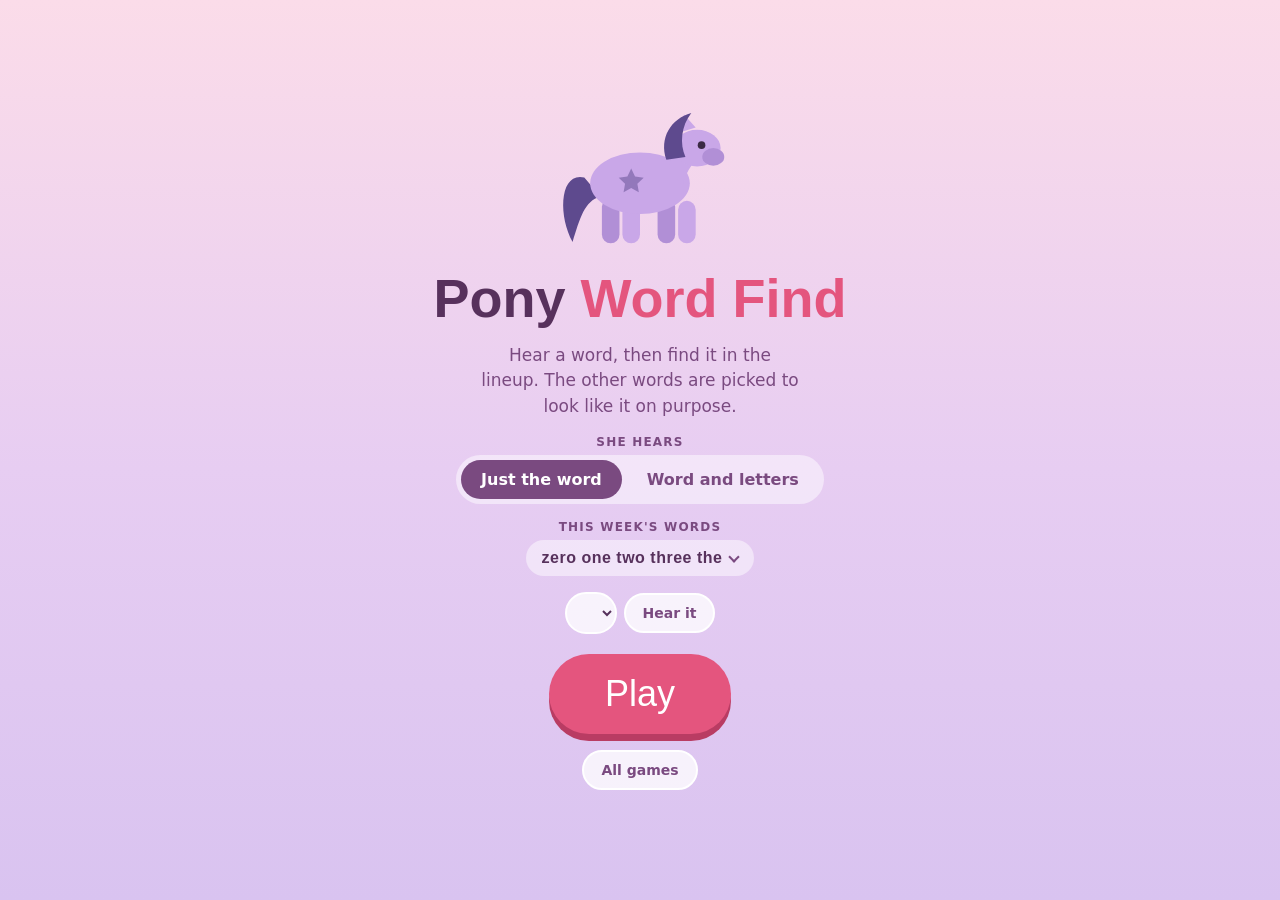
<file: spell-find.html>
<!DOCTYPE html>
<html lang="en">
<head>
<meta charset="utf-8">
<meta name="viewport" content="width=device-width, initial-scale=1, maximum-scale=1, user-scalable=no, viewport-fit=cover">
<meta name="apple-mobile-web-app-capable" content="yes">
<meta name="mobile-web-app-capable" content="yes">
<meta name="apple-mobile-web-app-status-bar-style" content="default">
<meta name="apple-mobile-web-app-title" content="Word Find">
<meta name="theme-color" content="#F7D5E4">
<title data-word="find">Pony Word Find</title>
<link rel="stylesheet" href="shared.css">
<style>
  #title{align-items:center;justify-content:center;gap:16px;text-align:center;overflow-y:auto}
  #hero{width:min(170px,40vw)}

  /* A word chip is as wide as the word. The shared chip is square,
     which is right for one letter and wrong for five. */
  #missed .chip svg{width:clamp(120px,26vw,210px);height:auto;border-radius:12px}
</style>
</head>
<body>

<!-- ================= TITLE ================= -->
<section class="screen on" id="title">
  <div id="hero"></div>
  <h1 class="title"><span data-word="name">Pony</span> <em>Word Find</em></h1>
  <p class="sub">Hear a word, then find it in the lineup. The other words are
     picked to look like it on purpose.</p>

  <div class="setting">
    <label>She hears</label>
    <div class="pillset" role="group">
      <button id="mWord" aria-pressed="true">Just the word</button>
      <button id="mSpell" aria-pressed="false">Word and letters</button>
    </div>
  </div>

  <div class="setting" style="width:100%;max-width:520px">
    <label>This week's words</label>
    <div id="picker"></div>
  </div>

  <div class="voicerow">
    <select class="voices"></select>
    <button class="tinybtn" id="tryVoice">Hear it</button>
  </div>

  <button class="bigbtn" id="start">Play</button>
  <a class="tinybtn" href="index.html" style="text-decoration:none">All games</a>
</section>

<!-- ================= GAME ================= -->
<section class="screen" id="game">
  <div class="meadow" id="meadow"></div>
  <div class="gamebar">
    <div class="spacer"></div>
    <button class="speaker" id="say">
      <svg viewBox="0 0 24 24" fill="none" stroke="currentColor" stroke-width="2" stroke-linecap="round" stroke-linejoin="round">
        <path d="M4 9v6h4l5 4V5L8 9H4z" fill="currentColor"/>
        <path d="M17 8.5a5 5 0 010 7M20 6a9 9 0 010 12"/>
      </svg>
      <span>Hear it again</span>
    </button>
    <div class="spacer"></div>
    <button class="iconbtn" id="quit" aria-label="Back to start">
      <svg viewBox="0 0 24 24" fill="none" stroke="currentColor" stroke-width="2.4" stroke-linecap="round"><path d="M6 6l12 12M18 6L6 18"/></svg>
    </button>
  </div>
  <div class="wordpad" id="lineup"></div>
</section>

<!-- ================= DONE ================= -->
<section class="screen donewrap" id="done">
  <h2 id="doneTitle"></h2>
  <div class="bigmeadow" id="doneMeadow"></div>
  <p class="note" id="doneNote"></p>
  <div class="chiprow" id="missed"></div>
  <button class="bigbtn" id="again">Play again</button>
  <a class="tinybtn" href="index.html" style="text-decoration:none">All games</a>
</section>

<script src="shared.js"></script>
<script>
"use strict";

const ROUNDS = 8;

const $ = s => document.querySelector(s);
const lineupEl = $("#lineup"), meadowEl = $("#meadow");

let mode = "word";   // word | spell
let round = 0, target = "", locked = false, firstTry = true;
let earned = 0, cleanRounds = 0, missed = [];

// Spelled out with commas so the voice pauses between letters
// instead of running them together into a nonsense word.
const spellOut = w => w.split("").map(c => PG.NAMES[c] || c).join(", ");
const ask = w => "Find the word " + w + "." + (mode === "spell" ? " " + spellOut(w) + "." : "");

/* ---------- rounds ---------- */
// Three choices to start, four once she is warm. More than four
// full-width words do not fit on a phone without shrinking them
// past the point where the difference between "then" and "them"
// is visible, which is the whole task.
const optionCount = () => round <= 3 ? 3 : 4;

function buildRound(){
  round++; locked = false; firstTry = true;

  const pool = PG.words();
  target = pool[(Math.random() * pool.length) | 0];

  // Her own words first, since those are the ones she has to tell
  // apart this week; the lookalike list fills the rest, because a
  // five-word list cannot fill a four-word lineup on its own once
  // the answer is taken out.
  const set = [target];
  const push = w => { if(set.length < optionCount() && !set.includes(w)) set.push(w); };
  PG.shuffle(pool.slice()).forEach(push);
  PG.lookalikes(target, 12).forEach(push);
  PG.shuffle(set);

  // Every card in a lineup is the width of the longest word in it,
  // so the answer cannot be picked out by how wide it is.
  const cells = Math.max(...set.map(w => w.length));
  lineupEl.innerHTML = set.map(w =>
    `<button class="wordopt" data-w="${w}">${PG.wordSVG(w, {cells})}</button>`).join("");

  PG.speak(ask(target));
}

lineupEl.addEventListener("click", e => {
  const opt = e.target.closest(".wordopt");
  if(!opt || locked) return;
  const picked = opt.dataset.w;

  if(picked === target){
    locked = true;
    opt.classList.add("right");
    earned++; if(firstTry) cleanRounds++;
    PG.fillMeadow(meadowEl, ROUNDS, earned);
    PG.ding();
    PG.speak("Yes! " + target + ". " + spellOut(target) + ".",
      () => setTimeout(() => round >= ROUNDS ? finish() : buildRound(), 220));
  } else {
    firstTry = false;
    opt.classList.add("wrong");
    opt.setAttribute("disabled","");
    PG.buzz();
    if(!missed.includes(target)) missed.push(target);
    // Naming what she actually tapped is the correction that
    // teaches: the two words look alike, so hearing them side by
    // side is the difference she needs.
    PG.speak("That one says " + picked + ". Find " + target + ".");
  }
});

$("#say").addEventListener("click", () => { if(target) PG.speak(ask(target)); });

/* ---------- finish ---------- */
function finish(){
  PG.fillMeadow($("#doneMeadow"), ROUNDS, ROUNDS);
  const perfect = cleanRounds === ROUNDS;
  const S = PG.skin();
  $("#doneTitle").textContent = perfect ? "Every one, first try!" : "The " + S.place + " is full!";
  $("#doneNote").textContent = perfect
    ? ROUNDS + " " + S.many + ", no wobbles."
    : cleanRounds + " of " + ROUNDS + " on the first try. Still worth practicing:";
  $("#missed").innerHTML = perfect ? "" :
    missed.slice(0,4).map(w => `<div class="chip">${PG.wordSVG(w)}</div>`).join("");
  PG.showScreen("done");
  PG.cheer();
  PG.speak(perfect ? "Wow! You found every word on the first try."
                   : "The " + S.place + " is full. Great job.");
}

function newGame(){
  round = 0; earned = 0; cleanRounds = 0; missed = [];
  PG.fillMeadow(meadowEl, ROUNDS, 0);
  PG.showScreen("game");
  buildRound();
}

/* ---------- settings ---------- */
function setMode(m){
  mode = m;
  $("#mWord").setAttribute("aria-pressed", String(m === "word"));
  $("#mSpell").setAttribute("aria-pressed", String(m === "spell"));
  PG.store.set("findmode", m);
}
$("#mWord").addEventListener("click", () => setMode("word"));
$("#mSpell").addEventListener("click", () => setMode("spell"));
setMode(PG.store.get("findmode") || "word");

// The sample is a word she is actually practising, so the voice
// test previews the real thing rather than a fixed line.
const sample = () => ask(PG.words()[0]);
PG.setTalkIndicator($("#say"));
PG.wireVoicePicker(() => PG.speak(sample()));
$("#tryVoice").addEventListener("click", () => { PG.unlockAudio(); PG.speak(sample()); });

$("#start").addEventListener("click", () => { PG.unlockAudio(); PG.speak("Let's find some words!", newGame); });
$("#again").addEventListener("click", newGame);
$("#quit").addEventListener("click", () => { speechSynthesis.cancel(); PG.showScreen("title"); });

PG.mountWordPicker($("#picker"), {collapsible:true});

$("#hero").innerHTML = PG.critterSVG(1);
PG.fillMeadow(meadowEl, ROUNDS, 0);
PG.noDoubleTapZoom();
</script>
</body>
</html>
</file>
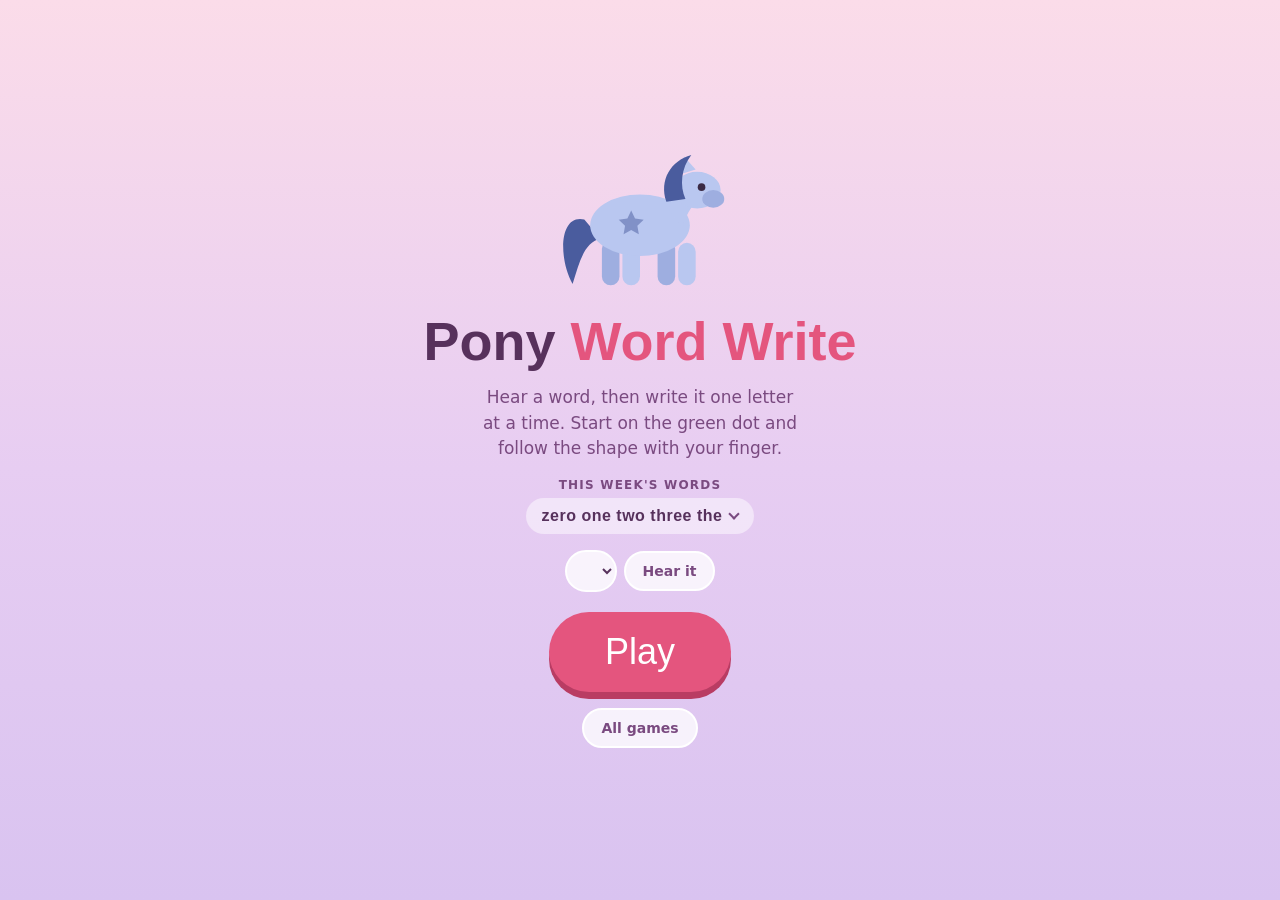
<file: spell-write.html>
<!DOCTYPE html>
<html lang="en">
<head>
<meta charset="utf-8">
<meta name="viewport" content="width=device-width, initial-scale=1, maximum-scale=1, user-scalable=no, viewport-fit=cover">
<meta name="apple-mobile-web-app-capable" content="yes">
<meta name="mobile-web-app-capable" content="yes">
<meta name="apple-mobile-web-app-status-bar-style" content="default">
<meta name="apple-mobile-web-app-title" content="Word Write">
<meta name="theme-color" content="#F7D5E4">
<title data-word="write">Pony Word Write</title>
<link rel="stylesheet" href="shared.css">
<style>
  #title{align-items:center;justify-content:center;gap:16px;text-align:center;overflow-y:auto}
  #hero{width:min(170px,40vw)}

  /* The word she is writing sits above the pad the whole time,
     with the letter she is on marked. Without it a five-letter
     word is five unrelated letters. */
  #sofar{flex:0 0 auto;width:100%;max-width:520px;margin:0 auto 10px}

  .stage{flex:1 1 auto;display:flex;align-items:center;justify-content:center;min-height:0}
  #pad{
    height:100%;max-height:100%;aspect-ratio:1/1;max-width:100%;
    touch-action:none;cursor:crosshair;
    filter:drop-shadow(0 6px 0 #00000012);
  }
</style>
</head>
<body>

<!-- ================= TITLE ================= -->
<section class="screen on" id="title">
  <div id="hero"></div>
  <h1 class="title"><span data-word="name">Pony</span> <em>Word Write</em></h1>
  <p class="sub">Hear a word, then write it one letter at a time. Start on the
     green dot and follow the shape with your finger.</p>

  <div class="setting" style="width:100%;max-width:520px">
    <label>This week's words</label>
    <div id="picker"></div>
  </div>

  <div class="voicerow">
    <select class="voices"></select>
    <button class="tinybtn" id="tryVoice">Hear it</button>
  </div>

  <button class="bigbtn" id="start">Play</button>
  <a class="tinybtn" href="index.html" style="text-decoration:none">All games</a>
</section>

<!-- ================= GAME ================= -->
<section class="screen" id="game">
  <div class="meadow" id="meadow"></div>

  <div class="gamebar">
    <button class="tinybtn" id="showme">Show me</button>
    <div class="spacer"></div>
    <button class="speaker" id="say">
      <svg viewBox="0 0 24 24" fill="none" stroke="currentColor" stroke-width="2" stroke-linecap="round" stroke-linejoin="round">
        <path d="M4 9v6h4l5 4V5L8 9H4z" fill="currentColor"/>
        <path d="M17 8.5a5 5 0 010 7M20 6a9 9 0 010 12"/>
      </svg>
      <span id="sayText">the</span>
    </button>
    <div class="spacer"></div>
    <button class="iconbtn" id="quit" aria-label="Back to start">
      <svg viewBox="0 0 24 24" fill="none" stroke="currentColor" stroke-width="2.4" stroke-linecap="round"><path d="M6 6l12 12M18 6L6 18"/></svg>
    </button>
  </div>

  <div class="wordcard" id="sofar"></div>

  <div class="stage">
    <svg id="pad" viewBox="0 0 100 100" preserveAspectRatio="xMidYMid meet"></svg>
  </div>

  <div class="stepdots" id="steps" style="margin-top:10px"></div>
</section>

<!-- ================= DONE ================= -->
<section class="screen donewrap" id="done">
  <h2 id="doneTitle"></h2>
  <div class="bigmeadow" id="doneMeadow"></div>
  <p class="note" id="doneNote"></p>
  <button class="bigbtn" id="again">Write again</button>
  <a class="tinybtn" href="index.html" style="text-decoration:none">All games</a>
</section>

<script src="shared.js"></script>
<script>
"use strict";

const WORDS_PER_GAME = 5;

const $ = s => document.querySelector(s);
const pad = $("#pad"), meadowEl = $("#meadow"), sofarEl = $("#sofar");

let queue = [], done = 0, word = "", letterIdx = 0, cleanWords = 0, hintedWord = false;

// Same pad, same rules, same forgiveness as the letter tracing
// game -- it is the same component. All this game changes is what
// gets loaded into it and what happens when a letter is finished.
const tracer = PG.mountTracer(pad, {
  steps: $("#steps"),
  onStroke: (i, total) => { PG.blip(); if(total > 1) PG.speak("Good. Next part."); },
  onLetter: hinted => {
    if(hinted) hintedWord = true;
    letterIdx++;
    drawSoFar();
    if(letterIdx < word.length){
      PG.blip();
      // Naming the letter she is about to write is the whole point
      // of spelling practice: she hears the word broken into its
      // letters in order, in her own voice's words.
      PG.speak("Now " + PG.NAMES[word[letterIdx]] + ".",
        () => setTimeout(() => tracer.load(word[letterIdx]), 120));
    } else {
      PG.ding();
      done++;
      if(!hintedWord) cleanWords++;
      PG.fillMeadow(meadowEl, WORDS_PER_GAME, done);
      PG.speak("You spelled " + word + "!",
        () => setTimeout(() => done >= WORDS_PER_GAME ? finish() : nextWord(), 300));
    }
  }
});

$("#showme").addEventListener("click", () => tracer.showMe());

/* ---------- rounds ---------- */
// Letters she has already written are shown; the rest are hidden
// so the word fills in as she goes, and the box she is working on
// is the one outlined.
function drawSoFar(){
  sofarEl.innerHTML = PG.wordSVG(word, {
    slots: true,
    mask: i => i >= letterIdx,
    slotClass: i => i < letterIdx ? "filled" : i === letterIdx ? "next" : ""
  });
}

function nextWord(){
  word = queue[done];
  letterIdx = 0;
  hintedWord = false;
  $("#sayText").textContent = word;
  drawSoFar();
  tracer.load(word[0]);
  PG.speak("Let's write " + word + ". " + spellOut(word) + ". Start with " +
           PG.NAMES[word[0]] + ".");
}

// Spelled out with commas so the voice pauses between letters
// instead of running them together into a nonsense word.
const spellOut = w => w.split("").map(c => PG.NAMES[c]).join(", ");

// Every word in her list gets a turn before any word repeats, so a
// three-word list is still five rounds and still even-handed.
function buildQueue(){
  const usable = PG.words().filter(w => w.split("").every(PG.traceable));
  const out = [];
  while(out.length < WORDS_PER_GAME && usable.length)
    out.push(...PG.shuffle(usable.slice()).slice(0, WORDS_PER_GAME - out.length));
  return out;
}

function newGame(){
  queue = buildQueue();
  // Nothing writable in her list. Say so rather than opening a game
  // that cannot be played.
  if(!queue.length){
    PG.showScreen("title");
    PG.speak("Add a word to write first.");
    return;
  }
  done = 0; cleanWords = 0;
  PG.fillMeadow(meadowEl, WORDS_PER_GAME, 0);
  PG.showScreen("game");
  nextWord();
}

function finish(){
  PG.fillMeadow($("#doneMeadow"), WORDS_PER_GAME, WORDS_PER_GAME);
  const perfect = cleanWords === WORDS_PER_GAME;
  const S = PG.skin();
  $("#doneTitle").textContent = perfect ? "All on your own!" : "The " + S.place + " is full!";
  $("#doneNote").textContent = perfect
    ? WORDS_PER_GAME + " words written, no peeking."
    : cleanWords + " of " + WORDS_PER_GAME + " written without a hint.";
  PG.showScreen("done");
  PG.cheer();
  PG.speak(perfect ? "Wow! You wrote every word by yourself."
                   : "Nice writing. The " + S.place + " is full.");
}

/* ---------- settings ---------- */
// The sample is a word she is actually practising, so the voice
// test previews the real thing rather than a fixed line.
const sample = () => { const w = PG.words()[0]; return "Let's write " + w + ". " + spellOut(w) + "."; };

PG.setTalkIndicator($("#say"));
PG.wireVoicePicker(() => PG.speak(sample()));
$("#tryVoice").addEventListener("click", () => { PG.unlockAudio(); PG.speak(sample()); });
$("#say").addEventListener("click", () => {
  if(word) PG.speak(word + ". " + spellOut(word) + ".");
});

$("#start").addEventListener("click", () => { PG.unlockAudio(); PG.speak("Let's write some words!", newGame); });
$("#again").addEventListener("click", newGame);
$("#quit").addEventListener("click", () => { speechSynthesis.cancel(); PG.showScreen("title"); });

PG.mountWordPicker($("#picker"), {collapsible:true});

$("#hero").innerHTML = PG.critterSVG(4);
PG.fillMeadow(meadowEl, WORDS_PER_GAME, 0);
PG.noDoubleTapZoom();
</script>
</body>
</html>
</file>
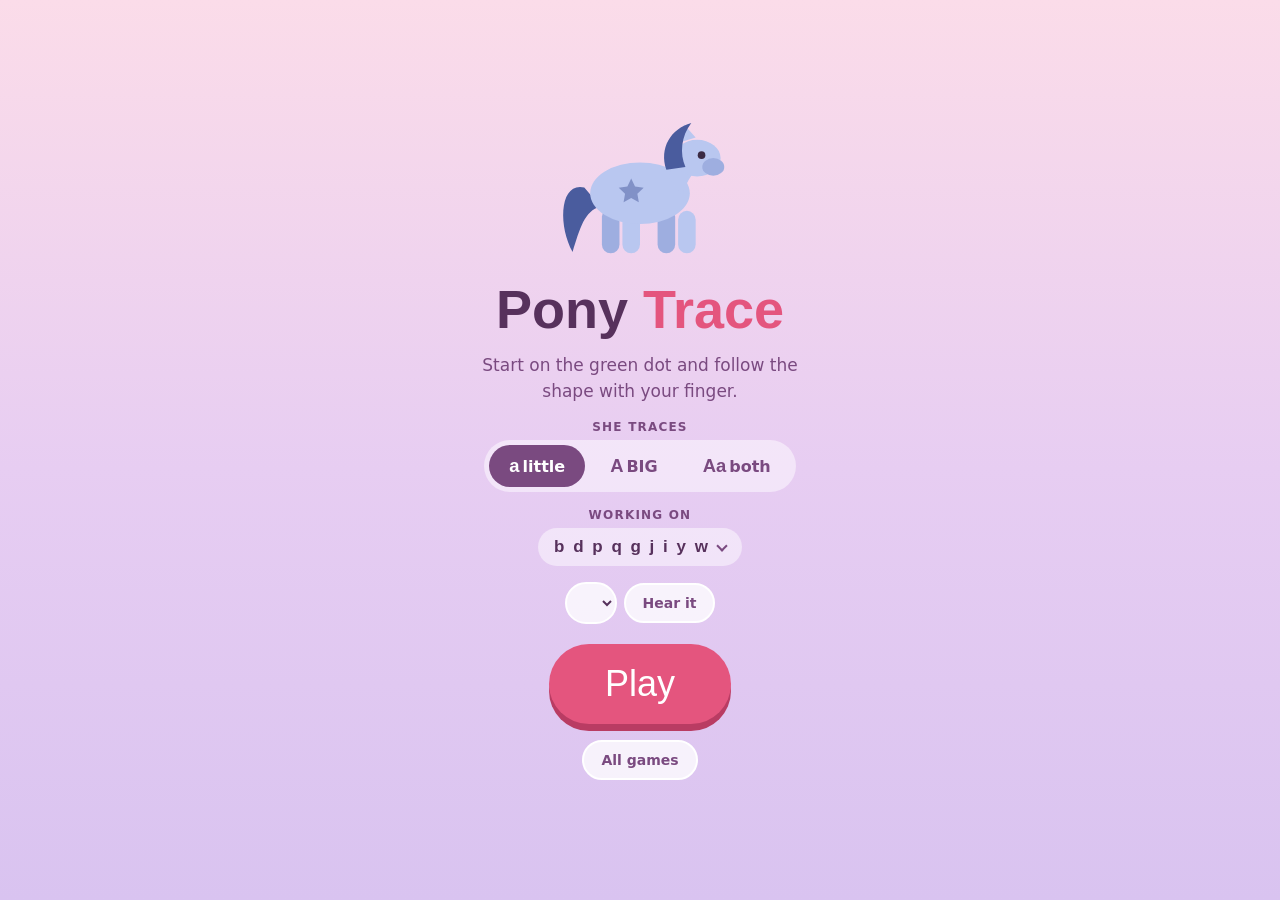
<file: trace.html>
<!DOCTYPE html>
<html lang="en">
<head>
<meta charset="utf-8">
<meta name="viewport" content="width=device-width, initial-scale=1, maximum-scale=1, user-scalable=no, viewport-fit=cover">
<meta name="apple-mobile-web-app-capable" content="yes">
<meta name="mobile-web-app-capable" content="yes">
<meta name="apple-mobile-web-app-status-bar-style" content="default">
<meta name="apple-mobile-web-app-title" content="Trace">
<meta name="theme-color" content="#F7D5E4">
<title data-word="trace">Pony Trace</title>
<link rel="stylesheet" href="shared.css">
<style>
  #title{align-items:center;justify-content:center;gap:16px;text-align:center;overflow-y:auto}
  #hero{width:min(170px,40vw)}

  .stage{flex:1 1 auto;display:flex;align-items:center;justify-content:center;min-height:0}
  #pad{
    height:100%;max-height:100%;aspect-ratio:1/1;max-width:100%;
    touch-action:none;cursor:crosshair;
    filter:drop-shadow(0 6px 0 #00000012);
  }

</style>
</head>
<body>

<!-- ================= TITLE ================= -->
<section class="screen on" id="title">
  <div id="hero"></div>
  <h1 class="title"><span data-word="name">Pony</span> <em>Trace</em></h1>
  <p class="sub">Start on the green dot and follow the shape with your finger.</p>

  <div class="setting">
    <label>She traces</label>
    <div class="pillset" role="group">
      <button id="cLower" aria-pressed="true"><span class="g">a</span>little</button>
      <button id="cUpper" aria-pressed="false"><span class="g">A</span>BIG</button>
      <button id="cBoth"  aria-pressed="false"><span class="g">Aa</span>both</button>
    </div>
  </div>

  <div class="setting" style="width:100%;max-width:520px">
    <label>Working on</label>
    <div id="picker"></div>
  </div>

  <div class="voicerow">
    <select class="voices"></select>
    <button class="tinybtn" id="tryVoice">Hear it</button>
  </div>

  <button class="bigbtn" id="start">Play</button>
  <a class="tinybtn" href="index.html" style="text-decoration:none">All games</a>
</section>

<!-- ================= GAME ================= -->
<section class="screen" id="game">
  <div class="meadow" id="meadow"></div>

  <div class="gamebar">
    <button class="tinybtn" id="showme">Show me</button>
    <div class="spacer"></div>
    <button class="speaker" id="say">
      <svg viewBox="0 0 24 24" fill="none" stroke="currentColor" stroke-width="2" stroke-linecap="round" stroke-linejoin="round">
        <path d="M4 9v6h4l5 4V5L8 9H4z" fill="currentColor"/>
        <path d="M17 8.5a5 5 0 010 7M20 6a9 9 0 010 12"/>
      </svg>
      <span id="sayText">Little b</span>
    </button>
    <div class="spacer"></div>
    <button class="iconbtn" id="quit" aria-label="Back to start">
      <svg viewBox="0 0 24 24" fill="none" stroke="currentColor" stroke-width="2.4" stroke-linecap="round"><path d="M6 6l12 12M18 6L6 18"/></svg>
    </button>
  </div>

  <div class="stage">
    <svg id="pad" viewBox="0 0 100 100" preserveAspectRatio="xMidYMid meet"></svg>
  </div>

  <div class="stepdots" id="steps" style="margin-top:10px"></div>
</section>

<!-- ================= DONE ================= -->
<section class="screen donewrap" id="done">
  <h2 id="doneTitle"></h2>
  <div class="bigmeadow" id="doneMeadow"></div>
  <p class="note" id="doneNote"></p>
  <button class="bigbtn" id="again">Trace again</button>
  <a class="tinybtn" href="index.html" style="text-decoration:none">All games</a>
</section>

<script src="shared.js"></script>
<script>
"use strict";

const LETTERS_PER_GAME = 8;

const $ = s => document.querySelector(s);
const pad = $("#pad"), meadowEl = $("#meadow"), stepsEl = $("#steps");

let caseMode = "lower";
let queue = [], done = 0, glyph = null, cleanLetters = 0;

// The pad itself -- hit-testing, ink, stroke order and the show-me
// dot -- lives in shared.js so the spelling game writes words under
// exactly the same rules. What is left here is the game around it.
const tracer = PG.mountTracer(pad, {
  steps: stepsEl,
  onStroke: (i, total) => { PG.blip(); if(total > 1) PG.speak("Good. Next part."); },
  onLetter: hinted => {
    PG.ding();
    done++;
    if(!hinted) cleanLetters++;
    PG.fillMeadow(meadowEl, LETTERS_PER_GAME, done);
    PG.speak("Yes! " + PG.named(glyph) + ".",
      () => setTimeout(() => done >= LETTERS_PER_GAME ? finish() : nextLetter(), 260));
  }
});

$("#showme").addEventListener("click", () => tracer.showMe());

/* ---------- rounds ---------- */
function nextLetter(){
  glyph = queue[done];
  $("#sayText").textContent = PG.isDigit(glyph) ? glyph
                            : (PG.isBig(glyph) ? "Big " : "Little ") + glyph;
  tracer.load(glyph);
  PG.speak("Let's write " + PG.named(glyph) + ".");
}

function buildQueue(){
  const pool = PG.focus();
  const out = [];
  // The guard stops this spinning forever if nothing in the set can
  // be traced. Everything can today; newGame checks the result
  // rather than trusting that to stay true.
  for(let pass = 0; out.length < LETTERS_PER_GAME && pass < 60; pass++){
    for(const L of PG.shuffle(pool.slice())){
      if(out.length >= LETTERS_PER_GAME) break;
      const big = !PG.isDigit(L) &&
                  (caseMode === "upper" || (caseMode === "both" && Math.random() < 0.5));
      const g = PG.cased(L, big);
      // Only a glyph with strokes can be traced. A glyph without
      // them measures zero length, which trips the short-stroke
      // shortcut meant for the dots on i and j and hands her the
      // letter as an instant win. Skip it rather than offer it.
      if(PG.traceable(g)) out.push(g);
    }
  }
  return out;
}

function newGame(){
  queue = buildQueue();
  // Nothing traceable in her set. Say so instead of opening a game
  // that cannot be played.
  if(!queue.length){
    PG.showScreen("title");
    PG.speak("Pick something to write first.");
    return;
  }
  done = 0; cleanLetters = 0;
  PG.fillMeadow(meadowEl, LETTERS_PER_GAME, 0);
  PG.showScreen("game");
  nextLetter();
}

function finish(){
  PG.fillMeadow($("#doneMeadow"), LETTERS_PER_GAME, LETTERS_PER_GAME);
  const perfect = cleanLetters === LETTERS_PER_GAME;
  const S = PG.skin();
  $("#doneTitle").textContent = perfect ? "All on your own!" : "The " + S.place + " is full!";
  $("#doneNote").textContent = perfect
    ? LETTERS_PER_GAME + " in a row, no peeking."
    : cleanLetters + " of " + LETTERS_PER_GAME + " traced without a hint.";
  PG.showScreen("done");
  PG.cheer();
  PG.speak(perfect ? "Wow! You wrote every one by yourself."
                   : "Nice writing. The " + S.place + " is full.");
}

/* ---------- settings ---------- */
function setCase(c){
  caseMode = c;
  $("#cLower").setAttribute("aria-pressed", String(c === "lower"));
  $("#cUpper").setAttribute("aria-pressed", String(c === "upper"));
  $("#cBoth").setAttribute("aria-pressed",  String(c === "both"));
  PG.store.set("case", c);
}
$("#cLower").addEventListener("click", () => setCase("lower"));
$("#cUpper").addEventListener("click", () => setCase("upper"));
$("#cBoth").addEventListener("click",  () => setCase("both"));
setCase(PG.store.get("case") || "lower");

PG.setTalkIndicator($("#say"));
PG.wireVoicePicker(() => PG.speak("Let's write little bee."));
$("#tryVoice").addEventListener("click", () => { PG.unlockAudio(); PG.speak("Let's write little bee."); });
$("#say").addEventListener("click", () => { if(glyph) PG.speak("Let's write " + PG.named(glyph) + "."); });

$("#start").addEventListener("click", () => { PG.unlockAudio(); PG.speak("Let's write some letters!", newGame); });
$("#again").addEventListener("click", newGame);
$("#quit").addEventListener("click", () => { speechSynthesis.cancel(); PG.showScreen("title"); });

PG.mountPicker($("#picker"), {collapsible:true});

$("#hero").innerHTML = PG.critterSVG(4);
PG.fillMeadow(meadowEl, LETTERS_PER_GAME, 0);
PG.noDoubleTapZoom();
</script>
</body>
</html>
</file>
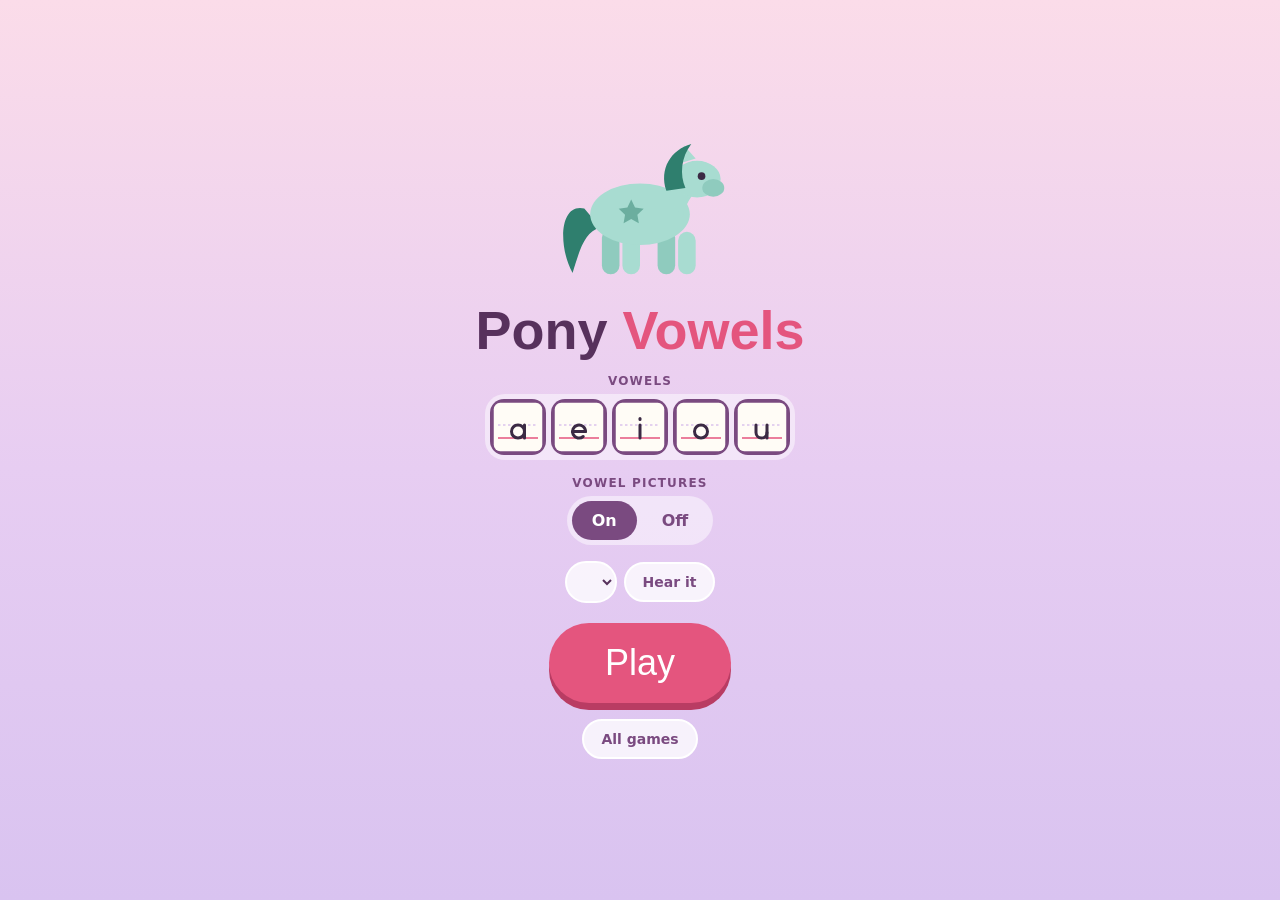
<file: vowels.html>
<!DOCTYPE html>
<html lang="en">
<head>
<meta charset="utf-8">
<meta name="viewport" content="width=device-width, initial-scale=1, maximum-scale=1, user-scalable=no, viewport-fit=cover">
<meta name="apple-mobile-web-app-capable" content="yes">
<meta name="mobile-web-app-capable" content="yes">
<meta name="apple-mobile-web-app-status-bar-style" content="default">
<meta name="apple-mobile-web-app-title" content="Vowels">
<meta name="theme-color" content="#F7D5E4">
<title data-word="vowels">Pony Vowels</title>
<link rel="stylesheet" href="shared.css">
<style>
  #title{align-items:center;justify-content:center;gap:16px;text-align:center;overflow-y:auto}
  #hero{width:min(170px,40vw)}

  #vowelPills{border-radius:20px}
  #vowelPills button{padding:3px;border-radius:14px;opacity:.35;transition:opacity .15s ease}
  #vowelPills button[aria-pressed="true"]{opacity:1;background:var(--plum)}
  #vowelPills svg{width:50px;height:50px;display:block}

  .gamebar .ghost{width:50px;flex:0 0 auto}

  /* Picture beside the word on a wide screen, above it on a tall one. */
  .stage{flex:1 1 auto;min-height:0;display:flex;align-items:center;justify-content:center;gap:clamp(16px,4vmin,44px)}
  @media (max-aspect-ratio:1/1){.stage{flex-direction:column}}

  .pic{
    flex:0 0 auto;width:clamp(120px,30vmin,260px);aspect-ratio:1;border:none;border-radius:26px;
    background:var(--paper);box-shadow:0 6px 0 #00000014;display:grid;place-items:center;cursor:pointer;
  }
  .pic .em{font-size:clamp(72px,18vmin,160px);line-height:1}
  .pic .ear{width:50%;height:50%;color:var(--rule-base)}
  .pic.fresh{animation:land .32s ease}
  .pic:active{transform:scale(.97)}

  .wordbox{flex:0 0 auto;width:clamp(260px,56vmin,540px)}
  @media (max-aspect-ratio:1/1){.wordbox{width:min(84vw,540px)}}
  .wordbox svg{width:100%;height:auto;display:block;filter:drop-shadow(0 6px 0 #00000014)}

  /* Letters in the word. The outer group places a letter, the inner
     .L group is what animates, so a CSS transform never fights the
     placement transform. */
  .L{transform-box:fill-box;transform-origin:50% 100%;transition:transform .2s ease}
  .L.mid .drawn{stroke:var(--plum)}
  .L.bad .drawn{stroke:#E0803A}
  .L.lit{transform:scale(1.12)}
  .L.lit .drawn{stroke:var(--rule-base)}
  .L.fresh{animation:pop .42s ease}
  #dotg{opacity:0;transition:transform .3s ease-in-out,opacity .2s ease}
  #dotg.on{opacity:1}
  #dotg circle{fill:var(--rule-base)}

  #shelf{flex:0 0 auto;min-height:64px;display:flex;gap:10px;align-items:center;justify-content:center;flex-wrap:wrap}
  .wchip{
    display:flex;align-items:center;gap:6px;border:none;border-radius:16px;
    padding:4px 10px 4px 8px;background:#FFFFFFB0;cursor:pointer;animation:land .32s ease;
  }
  .wchip .em{font-size:34px;line-height:1}
  .wchip svg{height:54px;width:auto;display:block}

  .vowels{flex:0 0 auto;display:flex;justify-content:center;gap:clamp(8px,2vw,20px);padding:4px 0 2px}
  .vbtn{
    border:none;background:transparent;padding:0;width:clamp(78px,16.5vmin,140px);cursor:pointer;
    display:flex;flex-direction:column;align-items:center;gap:4px;transition:opacity .2s ease;
  }
  .vbtn > svg{width:100%;height:auto;display:block;filter:drop-shadow(0 5px 0 #00000014);transition:transform .12s ease}
  .vbtn:active > svg{transform:scale(.95)}
  .vbtn .helper{height:clamp(30px,5.5vmin,46px);display:flex;align-items:center;justify-content:center;font-size:clamp(26px,5vmin,42px);line-height:1}
  .vbtn .helper svg{height:100%;width:auto}
  .vowels:not(.helpers) .helper{display:none}
  .vbtn.right .card{fill:var(--yes)}
  .vbtn.right > svg{animation:pop .42s ease}
  .vbtn.wrong .card{fill:var(--no)}
  .vbtn.wrong{animation:shake .4s ease}
  .vbtn.nope{opacity:.3;pointer-events:none}
  .vbtn.glow > svg{animation:glow .8s ease-in-out infinite alternate}
  @keyframes glow{to{transform:translateY(-6px);filter:drop-shadow(0 0 14px var(--rule-base)) drop-shadow(0 5px 0 #00000014)}}
</style>
</head>
<body>

<!-- ================= TITLE ================= -->
<section class="screen on" id="title">
  <div id="hero" data-critter="2"></div>
  <h1 class="title"><span data-word="name">Pony</span> <em>Vowels</em></h1>

  <div class="setting">
    <label>Vowels</label>
    <div class="pillset" id="vowelPills" role="group"></div>
  </div>

  <div class="setting">
    <label>Vowel pictures</label>
    <div class="pillset" role="group">
      <button id="hOn" aria-pressed="true">On</button>
      <button id="hOff" aria-pressed="false">Off</button>
    </div>
  </div>

  <div class="voicerow">
    <select class="voices"></select>
    <button class="tinybtn" id="tryVoice">Hear it</button>
  </div>

  <button class="bigbtn" id="start">Play</button>
  <a class="tinybtn" href="index.html" style="text-decoration:none">All games</a>
</section>

<!-- ================= GAME ================= -->
<section class="screen" id="game">
  <div class="meadow" id="meadow"></div>

  <div class="gamebar">
    <div class="ghost"></div>
    <div class="spacer"></div>
    <button class="speaker" id="say">
      <svg viewBox="0 0 24 24" fill="none" stroke="currentColor" stroke-width="2" stroke-linecap="round" stroke-linejoin="round">
        <path d="M4 9v6h4l5 4V5L8 9H4z" fill="currentColor"/>
        <path d="M17 8.5a5 5 0 010 7M20 6a9 9 0 010 12"/>
      </svg>
      <span>Hear it again</span>
    </button>
    <div class="spacer"></div>
    <button class="iconbtn" id="quit" aria-label="Back to start">
      <svg viewBox="0 0 24 24" fill="none" stroke="currentColor" stroke-width="2.4" stroke-linecap="round"><path d="M6 6l12 12M18 6L6 18"/></svg>
    </button>
  </div>

  <div class="stage">
    <button class="pic" id="pic" aria-label="Hear the word"></button>
    <div class="wordbox" id="word"></div>
  </div>

  <div id="shelf"></div>
  <div class="vowels" id="vowels"></div>
</section>

<!-- ================= DONE ================= -->
<section class="screen donewrap" id="done">
  <h2 id="doneTitle"></h2>
  <div class="bigmeadow" id="doneMeadow"></div>
  <p class="note" id="doneNote"></p>
  <div class="chiprow" id="missed"></div>
  <button class="bigbtn" id="again">Play again</button>
  <a class="tinybtn" href="index.html" style="text-decoration:none">All games</a>
</section>

<script src="shared.js"></script>
<script>
"use strict";

const ROUNDS = 12;
const ORDER  = ["a","e","i","o","u"];
const SLOW = 0.72, STRETCH = 0.5;
const PRAISE = ["Yes!", "You got it!", "Nice listening!", "That's it!", "Super!", "Great job!"];

const $ = s => document.querySelector(s);
const meadowEl = $("#meadow"), picEl = $("#pic"), wordEl = $("#word"),
      shelfEl = $("#shelf"), vowelsEl = $("#vowels");

/* ---------- words ---------- */
// Every word is consonant-vowel-consonant with a short vowel. No
// r-controlled vowels, no w or y endings, nothing spelled against its
// sound (son, put, was). The middle letter is always the vowel.

// Picture words: an emoji she can name on sight.
const PICS = {
  cat:"🐱", bat:"🦇", rat:"🐀", hat:"🎩", cap:"🧢", map:"🗺️", bag:"👜",
  van:"🚐", can:"🥫", ram:"🐏", sad:"😢", mad:"😠", gas:"⛽",
  bed:"🛏️", hen:"🐔", pen:"🖊️", net:"🥅", jet:"✈️", web:"🕸️", ten:"🔟",
  red:"🔴", gem:"💎", leg:"🦵",
  pig:"🐷", pin:"📌", six:"6️⃣", kid:"🧒", lip:"👄", win:"🏆",
  dog:"🐶", fox:"🦊", box:"📦", log:"🪵", pot:"🍲", hot:"🥵", fog:"🌫️",
  bus:"🚌", sun:"☀️", cup:"🥤", bug:"🐛", nut:"🥜", hut:"🛖", mug:"☕",
  tub:"🛁", hug:"🫂", run:"🏃", sub:"🥪", yum:"😋", cut:"✂️"
};

// Listen-only words: no picture, so she has to go by ear.
const LISTEN = {
  a: "dad man pan fan ran jam ham nap tap lap sat mat pat wag tag bad had pad cab gap wax zap tan yam",
  e: "pet wet get let set met yes men den beg peg fed vet yet",
  i: "big dig fig wig bin fin tin kit sit hit bit fit hid lid did bib rib dip hip rip sip tip zip him mix fix",
  o: "mom top hop mop pop cot dot got lot not jog nod rod job hog pod",
  u: "pup cub rub gum hum bun fun rug jug dug tug mud bud"
};

const WORDS = [...new Set([...Object.keys(PICS), ...Object.values(LISTEN).join(" ").split(" ")])];

// Real, kid-safe words a wrong vowel can make (hat -> hot). Only these
// are ever shown or spoken back. Anything else gets the buzz and
// nothing lands in the slot, so a wrong tap can never put an unwanted
// word on screen or in the voice's mouth.
const SAFE = new Set([...WORDS, ...(
  "bid bet bot but pun tab sob hem lag pep pit rag rig rim sum tot wit " +
  "bog cop dab fib hub jig lad led lit mid nip pug rot sap sax"
).split(" ")]);

// Pictures for each vowel's keyword. The keywords themselves come from
// PG.KEYWORD, so this game and the letters game anchor a sound to the
// same word.
const IGLOO = `<svg viewBox="0 0 40 32" aria-hidden="true">
  <path d="M4 28 A16 16 0 0 1 36 28 Z" fill="#EAF4FF" stroke="#8FB2DD" stroke-width="1.6"/>
  <path d="M6 22 H34 M10 16 H30 M10 28 V22 M30 28 V22 M15 22 V16 M25 22 V16 M20 16 V12" stroke="#B7CDEB" stroke-width="1.3" fill="none"/>
  <path d="M15 28 V23 A5 5 0 0 1 25 23 V28 Z" fill="#6E8FBF"/>
</svg>`;
const KEYPIC = { apple:"🍎", elephant:"🐘", egg:"🥚", igloo:IGLOO, octopus:"🐙", umbrella:"☂️" };
const keyword = v => PG.KEYWORD[v];

/* ---------- storage ---------- */
const load = (k, d) => { const v = PG.store.get(k); return v === null || v === undefined ? d : v; };
const listOf = s => String(s || "").split(",").filter(Boolean);

let vowelsOn = listOf(load("vowelset", ORDER.join(","))).filter(v => ORDER.includes(v));
if(vowelsOn.length < 2) vowelsOn = ORDER.slice();
let helpers = load("vowelpics", "on") !== "off";

/* ---------- speech ---------- */
// PG.speak with a promise around it, and a ceiling on the wait: if a
// voice never reports that it finished, the round still moves on.
function say(text, rate){
  return new Promise(res => {
    let done = false, t = 0;
    const fin = () => { if(done) return; done = true; clearTimeout(t); res(); };
    t = setTimeout(fin, Math.min(8000, (900 + text.length * 90) / (rate || 0.9)));
    PG.speak(text, fin, rate ? { rate } : undefined);
  });
}
const wait = ms => new Promise(r => setTimeout(r, ms));
const pick = a => a[(Math.random() * a.length) | 0];

/* ---------- drawing ---------- */
// The word on one card, drawn from the same strokes and on the same
// ruling and pitch as PG.wordSVG, so it matches every other word in
// the games. Built here rather than with PG.wordSVG because each letter
// needs its own handle: the middle one changes state, and all three
// light up in turn when she gets it.
const PITCH = 46, PAD = 14, W = PAD * 2 + 3 * PITCH;
const cx = i => PAD + i * PITCH + 23;

function strip(word, opt){
  opt = opt || {};
  const mid = "mid" in opt ? opt.mid : word[1];
  const letters = [word[0], mid, word[2]];
  const body = letters.map((g, i) => {
    if(i === 1 && !g)
      return `<rect class="slot next" x="${PAD + PITCH + 3}" y="24" width="40" height="64" rx="9"/>`;
    const paths = (PG.DRAWN[g] || []).map(d => `<path class="drawn" d="${d}"/>`).join("");
    const cls = i === 1 ? (opt.midCls || "") : "";
    return `<g transform="translate(${PAD + i * PITCH - 27},0)"><g class="L ${cls}">${paths}</g></g>`;
  }).join("");
  const dot = opt.dot
    ? `<g id="dotg" style="transform:translateX(${cx(0)}px)"><circle cx="0" cy="98" r="4.6"/></g>` : "";
  return `<svg viewBox="0 16 ${W} 90" preserveAspectRatio="xMidYMid meet" aria-label="${word}">
    <rect class="card" x="1.5" y="17.5" width="${W - 3}" height="87" rx="13"/>
    <line class="midline"  x1="8" y1="46" x2="${W - 8}" y2="46"/>
    <line class="baseline" x1="8" y1="72" x2="${W - 8}" y2="72"/>
    ${body}${dot}
  </svg>`;
}

const SPEAKER = `<svg class="ear" viewBox="0 0 24 24" fill="none" stroke="currentColor" stroke-width="2" stroke-linecap="round" stroke-linejoin="round" aria-hidden="true">
  <path d="M4 9v6h4l5 4V5L8 9H4z" fill="currentColor"/><path d="M17 8.5a5 5 0 010 7M20 6a9 9 0 010 12"/></svg>`;

const chip = w =>
  `<button class="wchip" data-w="${w}">${PICS[w] ? `<span class="em">${PICS[w]}</span>` : ""}${strip(w, { midCls:"mid" })}</button>`;

/* ---------- title settings ---------- */
function paintVowelPills(){
  $("#vowelPills").innerHTML = ORDER.map(v =>
    `<button data-v="${v}" aria-pressed="${vowelsOn.includes(v)}" aria-label="${v}">${PG.tileSVG(v)}</button>`).join("");
}
// Two is the floor. One vowel is not a choice, it is a tap.
$("#vowelPills").addEventListener("click", e => {
  const b = e.target.closest("button"); if(!b) return;
  const v = b.dataset.v;
  if(vowelsOn.includes(v)){
    if(vowelsOn.length <= 2){ PG.unlockAudio(); PG.buzz(); return; }
    vowelsOn = vowelsOn.filter(x => x !== v);
  } else {
    vowelsOn = ORDER.filter(x => x === v || vowelsOn.includes(x));
  }
  PG.store.set("vowelset", vowelsOn.join(","));
  paintVowelPills();
});

function setHelpers(on){
  helpers = on;
  $("#hOn").setAttribute("aria-pressed", String(on));
  $("#hOff").setAttribute("aria-pressed", String(!on));
  vowelsEl.classList.toggle("helpers", on);
  PG.store.set("vowelpics", on ? "on" : "off");
}
$("#hOn").addEventListener("click", () => setHelpers(true));
$("#hOff").addEventListener("click", () => setHelpers(false));

/* ---------- game state ---------- */
let queue = [], round = 0, cur = "", wrongs = 0, locked = false;
let earned = 0, clean = 0;
let missed = new Set(), gotClean = new Set(), requeued = new Set();
let gameTok = 0, tapSeq = 0;

// Twelve words, spread evenly across the vowels she has on. Words she
// missed last game come back first. Never the same vowel three times
// running, or the third one is answered by momentum.
function buildQueue(){
  const pool = WORDS.filter(w => vowelsOn.includes(w[1]));
  const review = PG.shuffle(listOf(load("vowelreview", "")).filter(w => pool.includes(w))).slice(0, 4);
  const used = new Set(review), out = review.slice();
  const count = {};
  vowelsOn.forEach(v => count[v] = out.filter(w => w[1] === v).length);
  while(out.length < ROUNDS){
    const low = Math.min(...vowelsOn.map(v => count[v]));
    const v = pick(vowelsOn.filter(x => count[x] === low));
    let cands = pool.filter(w => w[1] === v && !used.has(w));
    if(!cands.length) cands = pool.filter(w => w[1] === v);
    const pics = cands.filter(w => PICS[w]);
    const w = pics.length && Math.random() < 0.6 ? pick(pics) : pick(cands);
    out.push(w); used.add(w); count[v]++;
  }
  const triples = a => a.reduce((n, w, i) => n + (i > 1 && w[1] === a[i-1][1] && w[1] === a[i-2][1] ? 1 : 0), 0);
  let best = PG.shuffle(out.slice());
  for(let t = 0; t < 80 && triples(best) > 0; t++){
    const next = PG.shuffle(out.slice());
    if(triples(next) < triples(best)) best = next;
  }
  return best;
}

function paintPic(){
  picEl.innerHTML = PICS[cur] ? `<span class="em">${PICS[cur]}</span>` : SPEAKER;
  picEl.classList.remove("fresh"); void picEl.offsetWidth; picEl.classList.add("fresh");
}
function paintWord(mid, midCls){ wordEl.innerHTML = strip(cur, { mid: mid || null, midCls, dot:true }); }
function paintVowels(){
  vowelsEl.innerHTML = vowelsOn.map(v =>
    `<button class="vbtn" data-v="${v}" aria-label="${v}">${PG.tileSVG(v)}<span class="helper">${KEYPIC[keyword(v)] || ""}</span></button>`).join("");
}
function addChip(w){
  if(!shelfEl.querySelector(`[data-w="${w}"]`)) shelfEl.insertAdjacentHTML("beforeend", chip(w));
}

/* ---------- rounds ---------- */
function newGame(){
  if(window.speechSynthesis) speechSynthesis.cancel();
  gameTok++;
  queue = buildQueue();
  round = 0; earned = 0; clean = 0;
  missed = new Set(); gotClean = new Set(); requeued = new Set();
  PG.fillMeadow(meadowEl, ROUNDS, 0);
  PG.showScreen("game");
  startRound();
}

async function startRound(){
  const tok = gameTok;
  cur = queue[round]; wrongs = 0; locked = false;
  const seq = ++tapSeq;
  shelfEl.innerHTML = "";
  paintPic(); paintWord(); paintVowels();
  if(round === 0){
    await say("Listen for the middle sound.");
    if(tok !== gameTok || seq !== tapSeq) return;
  }
  await say(cur, SLOW);
}

async function onWrong(btn, v){
  const tok = gameTok, seq = ++tapSeq;
  wrongs++;
  btn.classList.add("wrong", "nope");
  PG.buzz();

  // When the wrong vowel still makes a real word, show it and say it:
  // hat -> hot. Hearing the word change is the point of the game.
  const alt = cur[0] + v + cur[2];
  if(SAFE.has(alt)){
    paintWord(v, "bad fresh");
    addChip(alt);
    await say("That says " + alt + ".");
    if(tok !== gameTok || seq !== tapSeq) return;
    paintWord();
  }

  // Second miss, or one tile left: light the right one and tie the
  // sound to its keyword. Past that she is guessing, not listening.
  const left = vowelsEl.querySelectorAll(".vbtn:not(.nope)").length;
  if(wrongs >= 2 || left === 1){
    const right = vowelsEl.querySelector(`.vbtn[data-v="${cur[1]}"]`);
    if(right) right.classList.add("glow");
    await say(cur + " has the " + keyword(cur[1]) + " sound.");
  } else {
    await say("Listen. " + cur + ".", SLOW);
  }
}

// A dot slides under each letter left to right while the voice draws
// the word out, then the whole word lights: the finger-under-the-word
// move she is taught for sounding out.
function sweep(){
  return new Promise(res => {
    const Ls = [...wordEl.querySelectorAll(".L")];
    const dot = wordEl.querySelector("#dotg");
    const step = 380;
    if(dot) dot.classList.add("on");
    Ls.forEach((L, i) => setTimeout(() => {
      Ls.forEach(x => x.classList.remove("lit"));
      L.classList.add("lit");
      if(dot) dot.style.transform = `translateX(${cx(i)}px)`;
    }, i * step));
    setTimeout(() => {
      Ls.forEach(x => x.classList.add("lit"));
      if(dot) dot.classList.remove("on");
    }, Ls.length * step);
    setTimeout(res, Ls.length * step + 350);
  });
}

async function onRight(btn){
  const tok = gameTok;
  tapSeq++;
  locked = true;
  vowelsEl.querySelectorAll(".vbtn").forEach(b => b.classList.remove("glow"));
  btn.classList.add("right");
  paintWord(cur[1], "mid fresh");
  PG.ding();
  if(wrongs === 0){ clean++; gotClean.add(cur); } else missed.add(cur);

  await wait(300);
  if(tok !== gameTok) return;
  await Promise.all([sweep(), say(cur, STRETCH)]);
  if(tok !== gameTok) return;

  earned++;
  PG.fillMeadow(meadowEl, ROUNDS, earned);
  await say(pick(PRAISE) + " " + cur + ".");
  if(tok !== gameTok) return;
  await wait(250);
  if(tok !== gameTok) return;

  // A missed word comes back three rounds later, once.
  if(wrongs > 0 && !requeued.has(cur) && round + 3 < ROUNDS){
    requeued.add(cur);
    queue.splice(round + 3, 0, cur);
    queue.length = ROUNDS;
  }
  round++;
  if(round < ROUNDS) startRound(); else finish();
}

function finish(){
  const S = PG.skin();
  const perfect = clean === ROUNDS;
  PG.fillMeadow($("#doneMeadow"), ROUNDS, ROUNDS);
  $("#doneTitle").textContent = perfect ? "Every one, first try!" : "The " + S.place + " is full!";
  $("#doneNote").textContent = "First try: " + clean + " / " + ROUNDS;
  $("#missed").innerHTML = [...missed].slice(0, 8).map(chip).join("");

  // Misses carry into the next game. An old one drops off once she
  // gets it on the first try.
  const old = listOf(load("vowelreview", ""));
  const review = [...new Set([...missed, ...old.filter(w => !gotClean.has(w))])]
    .filter(w => WORDS.includes(w)).slice(0, 12);
  PG.store.set("vowelreview", review.join(","));

  PG.showScreen("done");
  PG.cheer();
  say(perfect ? "Wow! Every word on the first try!" : "The " + S.place + " is full! Great listening.");
}

/* ---------- input ---------- */
vowelsEl.addEventListener("click", e => {
  const b = e.target.closest(".vbtn");
  if(!b || locked || b.classList.contains("nope")) return;
  if(b.dataset.v === cur[1]) onRight(b); else onWrong(b, b.dataset.v);
});
$("#say").addEventListener("click", () => { if(cur) say(cur, SLOW); });
picEl.addEventListener("click", () => { if(cur) say(cur, SLOW); });
document.addEventListener("click", e => {
  const c = e.target.closest(".wchip");
  if(c) say(c.dataset.w, SLOW);
});

const sample = "Listen for the middle sound. Cat.";
PG.setTalkIndicator($("#say"));
PG.wireVoicePicker(() => say(sample));
$("#tryVoice").addEventListener("click", () => { PG.unlockAudio(); say(sample); });

$("#start").addEventListener("click", () => { PG.unlockAudio(); newGame(); });
$("#again").addEventListener("click", () => { PG.unlockAudio(); newGame(); });
$("#quit").addEventListener("click", () => { gameTok++; tapSeq++; if(window.speechSynthesis) speechSynthesis.cancel(); PG.showScreen("title"); });

paintVowelPills();
setHelpers(helpers);
PG.fillMeadow(meadowEl, ROUNDS, 0);
PG.noDoubleTapZoom();
</script>
</body>
</html>
</file>
<file: shared.css>
/* ============================================================
   Pony Games -- shared design system
   Palette, chrome, letter cards, meadow. Game-specific rules
   live in each game's own <style> block.
   ============================================================ */

:root{
  --sky-top:#FBDCE9;
  --sky-mid:#E7CDF2;
  --sky-low:#D9C3F0;
  --grass:#9FD9BE;
  --grass-deep:#6FBF9E;
  --paper:#FFFCF6;
  --rule-base:#E4557E;
  --rule-mid:#C9A7E8;
  --ink:#3B2A44;
  --ghost:#DCCFE4;
  --plum:#7A4A80;
  --plum-deep:#57315C;
  --yes:#8FDCBB;
  --no:#FFC49B;
  --btn-shade:#B93C63;
  --tag-bg:#FBE3EB;
  --tag-soon:#EFE6F4;
  --chip-card:#F2E3D2;
  --glyph:"Chalkboard SE","Avenir Next Rounded","Avenir Next","Trebuchet MS",sans-serif;
  --ui:"Avenir Next","Trebuchet MS",system-ui,sans-serif;
}

/* The dino skin is the same games in a different coat. Only the
   palette changes here -- every rule below is written against the
   tokens, so nothing else needs a second version. shared.js sets
   data-theme on <html> before the first paint. */
:root[data-theme="dino"]{
  --sky-top:#EDF3D4;
  --sky-mid:#D7E9BE;
  --sky-low:#BEDCB4;
  --grass:#93CE87;
  --grass-deep:#5EA45F;
  --paper:#FFFDF4;
  --rule-base:#D9702B;
  --rule-mid:#93BF6C;
  --ink:#2E3B2A;
  --ghost:#CFDCC6;
  --plum:#4F7A46;
  --plum-deep:#2C5533;
  --yes:#A9DC8F;
  --no:#FFC49B;
  --btn-shade:#A9541D;
  --tag-bg:#E4F0CB;
  --tag-soon:#E2EAD9;
  --chip-card:#EDE6CF;
}

*{box-sizing:border-box;margin:0;padding:0}

html,body{
  height:100%;overflow:hidden;overscroll-behavior:none;
  font-family:var(--ui);color:var(--plum-deep);
  -webkit-user-select:none;user-select:none;
  -webkit-touch-callout:none;-webkit-tap-highlight-color:transparent;
  touch-action:manipulation;
}
body{background:linear-gradient(180deg,var(--sky-top) 0%,var(--sky-mid) 52%,var(--sky-low) 100%)}

.screen{
  position:absolute;inset:0;display:none;flex-direction:column;
  padding:calc(env(safe-area-inset-top) + 12px) 16px calc(env(safe-area-inset-bottom) + 12px);
}
.screen.on{display:flex}

/* ---------- type ---------- */
h1.title{font-family:var(--glyph);font-size:clamp(30px,6.6vw,54px);color:var(--plum-deep);font-weight:700;line-height:1.05}
h1.title em{font-style:normal;color:var(--rule-base)}
.sub{color:var(--plum);font-size:clamp(13px,2.1vw,17px);max-width:30ch;line-height:1.5}

/* ---------- buttons ---------- */
.bigbtn{
  font-family:var(--glyph);font-size:clamp(25px,4.2vw,36px);color:#fff;
  background:var(--rule-base);border:none;border-radius:999px;padding:19px 56px;
  box-shadow:0 7px 0 var(--btn-shade);cursor:pointer;margin-top:4px;
}
.bigbtn:active{transform:translateY(5px);box-shadow:0 2px 0 var(--btn-shade)}

.tinybtn{
  font-family:var(--ui);font-size:14px;font-weight:700;color:var(--plum);
  background:#FFFFFFC4;border:2px solid #fff;border-radius:999px;padding:10px 17px;cursor:pointer;
}
.tinybtn:active{background:#fff}

.iconbtn{
  width:50px;height:50px;flex:0 0 auto;border:none;border-radius:50%;
  background:#FFFFFF8F;color:var(--plum);display:grid;place-items:center;cursor:pointer;
}
.iconbtn svg{width:24px;height:24px}
.iconbtn:active{background:#fff}

/* ---------- settings pills ---------- */
.setting{display:flex;flex-direction:column;align-items:center;gap:6px}
.setting > label{font-size:12px;font-weight:800;color:var(--plum);letter-spacing:1.2px;text-transform:uppercase}
.pillset{display:flex;gap:5px;background:#FFFFFF7A;padding:5px;border-radius:999px}
.pillset button{
  font-family:var(--ui);font-size:clamp(13px,1.9vw,16px);font-weight:700;
  color:var(--plum);background:transparent;border:none;padding:10px 20px;border-radius:999px;cursor:pointer;
}
.pillset button[aria-pressed="true"]{background:var(--plum);color:#fff}
.pillset button .g{font-family:var(--glyph);font-size:1.15em;margin-right:3px}

.voicerow{display:flex;align-items:center;gap:7px;flex-wrap:wrap;justify-content:center}
select.voices{
  font-family:var(--ui);font-size:14px;font-weight:600;color:var(--plum-deep);
  background:#FFFFFFC4;border:2px solid #fff;border-radius:999px;padding:10px 14px;max-width:210px;
}

/* ---------- speaker ---------- */
.speaker{
  display:flex;align-items:center;gap:14px;background:#fff;border:none;border-radius:999px;
  padding:13px 30px 13px 20px;cursor:pointer;box-shadow:0 5px 0 #00000018;
}
.speaker:active{transform:translateY(3px);box-shadow:0 2px 0 #00000018}
.speaker svg{width:34px;height:34px;color:var(--rule-base)}
.speaker span{font-family:var(--glyph);font-size:clamp(19px,3.2vw,28px);color:var(--plum-deep);font-weight:700}
.speaker.talking svg{animation:pulse .55s ease-in-out infinite alternate}
@keyframes pulse{to{transform:scale(1.18)}}

/* ---------- meadow (score + progress) ---------- */
.meadow{
  flex:0 0 auto;position:relative;display:flex;align-items:flex-end;justify-content:center;
  gap:clamp(2px,.8vw,8px);padding:0 8px 9px;margin-bottom:10px;
}
.meadow::after{
  content:"";position:absolute;left:0;right:0;bottom:0;height:9px;
  background:linear-gradient(180deg,var(--grass),var(--grass-deep));border-radius:6px;
}
.meadow svg{
  width:clamp(26px,5.2vw,54px);height:auto;position:relative;z-index:1;
  opacity:.24;filter:saturate(.15);transition:opacity .3s ease;
}
.meadow svg.here{opacity:1;filter:none;animation:hop .5s ease}
@keyframes hop{30%{transform:translateY(-16px) rotate(-6deg)}55%{transform:translateY(0)}75%{transform:translateY(-6px)}}

.gamebar{display:flex;align-items:center;gap:10px;flex:0 0 auto;margin-bottom:10px}
.gamebar .spacer{flex:1}

/* ---------- letter cards ---------- */
.card{fill:var(--paper)}
.glyph{font-family:var(--glyph);fill:var(--ink);font-weight:600}
.drawn{fill:none;stroke:var(--ink);stroke-width:6;stroke-linecap:round;stroke-linejoin:round}
.baseline{stroke:var(--rule-base);stroke-width:2.6}
.midline{stroke:var(--rule-mid);stroke-width:2.2;stroke-dasharray:5 5}

/* ---------- done screen ---------- */
.donewrap{align-items:center;justify-content:center;gap:16px;text-align:center;overflow-y:auto}
.donewrap h2{font-family:var(--glyph);color:var(--plum-deep);font-size:clamp(30px,6vw,54px)}
.note{font-size:clamp(13px,2vw,16px);color:var(--plum);font-weight:600;max-width:34ch}
.bigmeadow{position:relative;display:flex;flex-wrap:wrap;align-items:flex-end;justify-content:center;gap:6px;padding:0 10px 12px;max-width:640px}
.bigmeadow::after{content:"";position:absolute;left:0;right:0;bottom:0;height:11px;background:linear-gradient(180deg,var(--grass),var(--grass-deep));border-radius:7px}
.bigmeadow svg{width:clamp(40px,8vw,74px);height:auto;position:relative;z-index:1}

.chiprow{display:flex;gap:10px;flex-wrap:wrap;justify-content:center;max-width:520px}
.chip{display:flex;flex-direction:column;align-items:center;gap:3px;animation:land .32s ease}
@keyframes land{from{opacity:0;transform:translateY(-14px) scale(.8)}}
.chip svg{width:clamp(56px,7.6vw,84px);height:clamp(56px,7.6vw,84px);border-radius:12px}
.chip b{font-family:var(--ui);font-size:clamp(11px,1.5vw,14px);color:var(--plum);font-weight:800;letter-spacing:.4px}
.chip .card{fill:var(--chip-card)}

@media (prefers-reduced-motion:reduce){*{animation:none!important;transition:none!important}}

/* ---------- glyph picker ---------- */
/* One component, two homes: always open on the hub, collapsed
   behind its summary on each game's title screen. Both write to
   the same stored set, so they can never disagree. */
.picker{display:flex;flex-direction:column;align-items:center;gap:9px;width:100%;max-width:520px}
.picksum{
  display:flex;align-items:center;gap:8px;flex-wrap:wrap;justify-content:center;
  font-family:var(--ui);font-size:13px;font-weight:700;color:var(--plum);
  background:#FFFFFF7A;border:none;border-radius:999px;padding:9px 16px;cursor:default;
}
.picker.collapsible .picksum{cursor:pointer}
.picksum .list{font-family:var(--glyph);font-size:17px;color:var(--plum-deep);letter-spacing:2px}
.picksum .chev{border:solid var(--plum);border-width:0 2px 2px 0;padding:3px;transform:rotate(45deg);margin-top:-3px}
.picker.collapsible .picksum[aria-expanded="true"] .chev{transform:rotate(-135deg);margin-top:2px}

.pickbody{display:flex;flex-direction:column;align-items:center;gap:8px;width:100%}
.picker.collapsible .picksum[aria-expanded="false"] + .pickbody{display:none}

.glyphgrid{display:grid;grid-template-columns:repeat(auto-fit,minmax(34px,1fr));gap:4px;width:100%}
.glyphgrid button{
  font-family:var(--glyph);font-size:19px;font-weight:700;line-height:1;
  color:var(--plum);background:#FFFFFFC4;border:2px solid #fff;border-radius:10px;
  padding:7px 0;cursor:pointer;
}
.glyphgrid button[aria-pressed="true"]{background:var(--plum);border-color:var(--plum);color:#fff}

.presets{display:flex;gap:5px;flex-wrap:wrap;justify-content:center}
.presets button{
  font-family:var(--ui);font-size:12px;font-weight:700;color:var(--plum);
  background:#FFFFFF7A;border:none;border-radius:999px;padding:7px 13px;cursor:pointer;
}
.presets button:active{background:#fff}

/* ---------- skin switch ---------- */
.skinset{display:flex;gap:5px;background:#FFFFFF7A;padding:5px;border-radius:999px}
.skinset button{
  display:flex;align-items:center;gap:7px;font-family:var(--ui);font-size:14px;font-weight:700;
  color:var(--plum);background:transparent;border:none;padding:7px 16px 7px 9px;border-radius:999px;cursor:pointer;
}
.skinset button[aria-pressed="true"]{background:var(--plum);color:#fff}
.skinset svg{width:30px;height:26px;display:block}

/* ---------- right / wrong feedback ---------- */
/* Shared: three games flash a tile green or shake it red, and the
   two animations have to match or the same answer reads as two
   different reactions depending on which game she is in. */
@keyframes pop{40%{transform:scale(1.1)}}
@keyframes shake{20%{transform:translateX(-9px)}45%{transform:translateX(9px)}70%{transform:translateX(-5px)}100%{transform:translateX(0)}}

/* ---------- tracing pad ---------- */
/* Shared because two games write with a finger: the letter game
   and the spelling game. Anything sized to the pad's own 100-unit
   box belongs here; how big the pad is on screen stays with each
   game, since one fills the screen with it and one does not. */
.ghost{fill:none;stroke:var(--ghost);stroke-width:11;stroke-linecap:round;stroke-linejoin:round}
.ink{fill:none;stroke:var(--ink);stroke-width:8;stroke-linecap:round;stroke-linejoin:round}
.startdot{fill:#2FA36B;animation:beat 1.1s ease-in-out infinite alternate}
@keyframes beat{to{r:6.4}}
.demodot{fill:var(--rule-base)}

.stepdots{display:flex;gap:6px;align-items:center;justify-content:center}
.stepdots i{width:10px;height:10px;border-radius:50%;background:#FFFFFF9E;display:block}
.stepdots i.on{background:var(--plum)}
.stepdots i.now{background:var(--rule-base);transform:scale(1.35)}

/* ---------- word cards ---------- */
/* A whole word on one card, drawn from the same strokes as a
   single letter. The card is as wide as the word, so a long word
   gets a long card rather than smaller letters. */
.wordcard{display:block;width:100%}
.wordcard svg{width:100%;height:auto;display:block}
.slot{fill:#00000008;stroke:var(--ghost);stroke-width:2.4;stroke-dasharray:6 5}
.slot.filled{fill:none;stroke:none}
.slot.next{stroke:var(--rule-base);stroke-dasharray:none;animation:beat2 1s ease-in-out infinite alternate}
@keyframes beat2{to{stroke-width:4.2}}

/* The lineup of words to choose between. One column, because two
   words side by side at this size are too small to tell apart --
   which is the whole task. */
.wordpad{
  display:flex;flex-direction:column;gap:12px;align-items:stretch;justify-content:center;
  flex:1 1 auto;min-height:0;width:100%;max-width:min(620px,92vw);margin:0 auto;
}
/* Basis 0 rather than auto: the card is only as tall as its share
   of what is left, and the SVG letterboxes itself inside that. A
   card sized from its own aspect ratio overflows the screen the
   moment there are three of them. */
.wordopt{
  flex:1 1 0;min-height:0;
  border:none;padding:0;background:transparent;cursor:pointer;transition:transform .12s ease;
}
.wordopt svg{width:100%;height:100%;display:block}
.wordopt:active{transform:scale(.97)}
.wordopt.right .card{fill:var(--yes)}
.wordopt.right{animation:pop .42s ease}
.wordopt.wrong .card{fill:var(--no)}
.wordopt.wrong{animation:shake .4s ease}

/* ---------- letter bank ---------- */
/* The jumbled letters she builds a word from. Tap to place, tap a
   placed letter to take it back -- a drag would be the more
   literal reading of "rearrange", but a five-year-old's drag on a
   tablet drops the letter half the time, and the thinking is the
   same either way. */
.bank{display:flex;gap:9px;flex-wrap:wrap;align-items:center;justify-content:center;flex:0 0 auto}
.bank button{
  width:clamp(58px,13vw,104px);border:none;padding:0;background:transparent;
  cursor:pointer;transition:transform .12s ease;
}
.bank button svg{width:100%;height:auto;display:block}
.bank button:active{transform:scale(.93)}
.bank button.used{opacity:.22;pointer-events:none}
.bank button.wrong{animation:shake .4s ease}
.bank button.wrong .card{fill:var(--no)}

/* ---------- word picker ---------- */
/* Shares the summary bar and the collapsing behaviour with the
   glyph picker, since it is the same control for a different kind
   of thing: what she is working on this week. */
.wordpick{display:flex;flex-direction:column;align-items:center;gap:9px;width:100%;max-width:520px}
.wordpick .picksum .list{font-family:var(--glyph);font-size:16px;color:var(--plum-deep);letter-spacing:.5px}
.wordpick.collapsible .picksum{cursor:pointer}
.wordpick.collapsible .picksum[aria-expanded="false"] + .pickbody{display:none}

.wordchips{display:flex;gap:6px;flex-wrap:wrap;justify-content:center}
.wordchip{
  display:flex;align-items:center;gap:7px;font-family:var(--glyph);font-size:18px;font-weight:700;
  color:var(--plum-deep);background:#FFFFFFC4;border:2px solid #fff;border-radius:999px;
  padding:7px 9px 7px 15px;cursor:pointer;
}
.wordchip i{
  font-style:normal;font-family:var(--ui);font-size:15px;font-weight:800;line-height:1;
  color:var(--plum);background:#0000000F;border-radius:50%;width:21px;height:21px;
  display:grid;place-items:center;
}
.wordchip:active i{background:var(--rule-base);color:#fff}

.wordadd{display:flex;gap:6px;align-items:center;justify-content:center;flex-wrap:wrap}
.wordadd input{
  font-family:var(--glyph);font-size:18px;color:var(--plum-deep);
  background:#FFFFFFC4;border:2px solid #fff;border-radius:999px;padding:9px 16px;width:150px;
}
.wordadd input::placeholder{font-family:var(--ui);font-size:14px;color:var(--plum);opacity:.7}
.wordadd button{
  font-family:var(--ui);font-size:14px;font-weight:800;color:#fff;
  background:var(--plum);border:none;border-radius:999px;padding:11px 20px;cursor:pointer;
}
</file>
